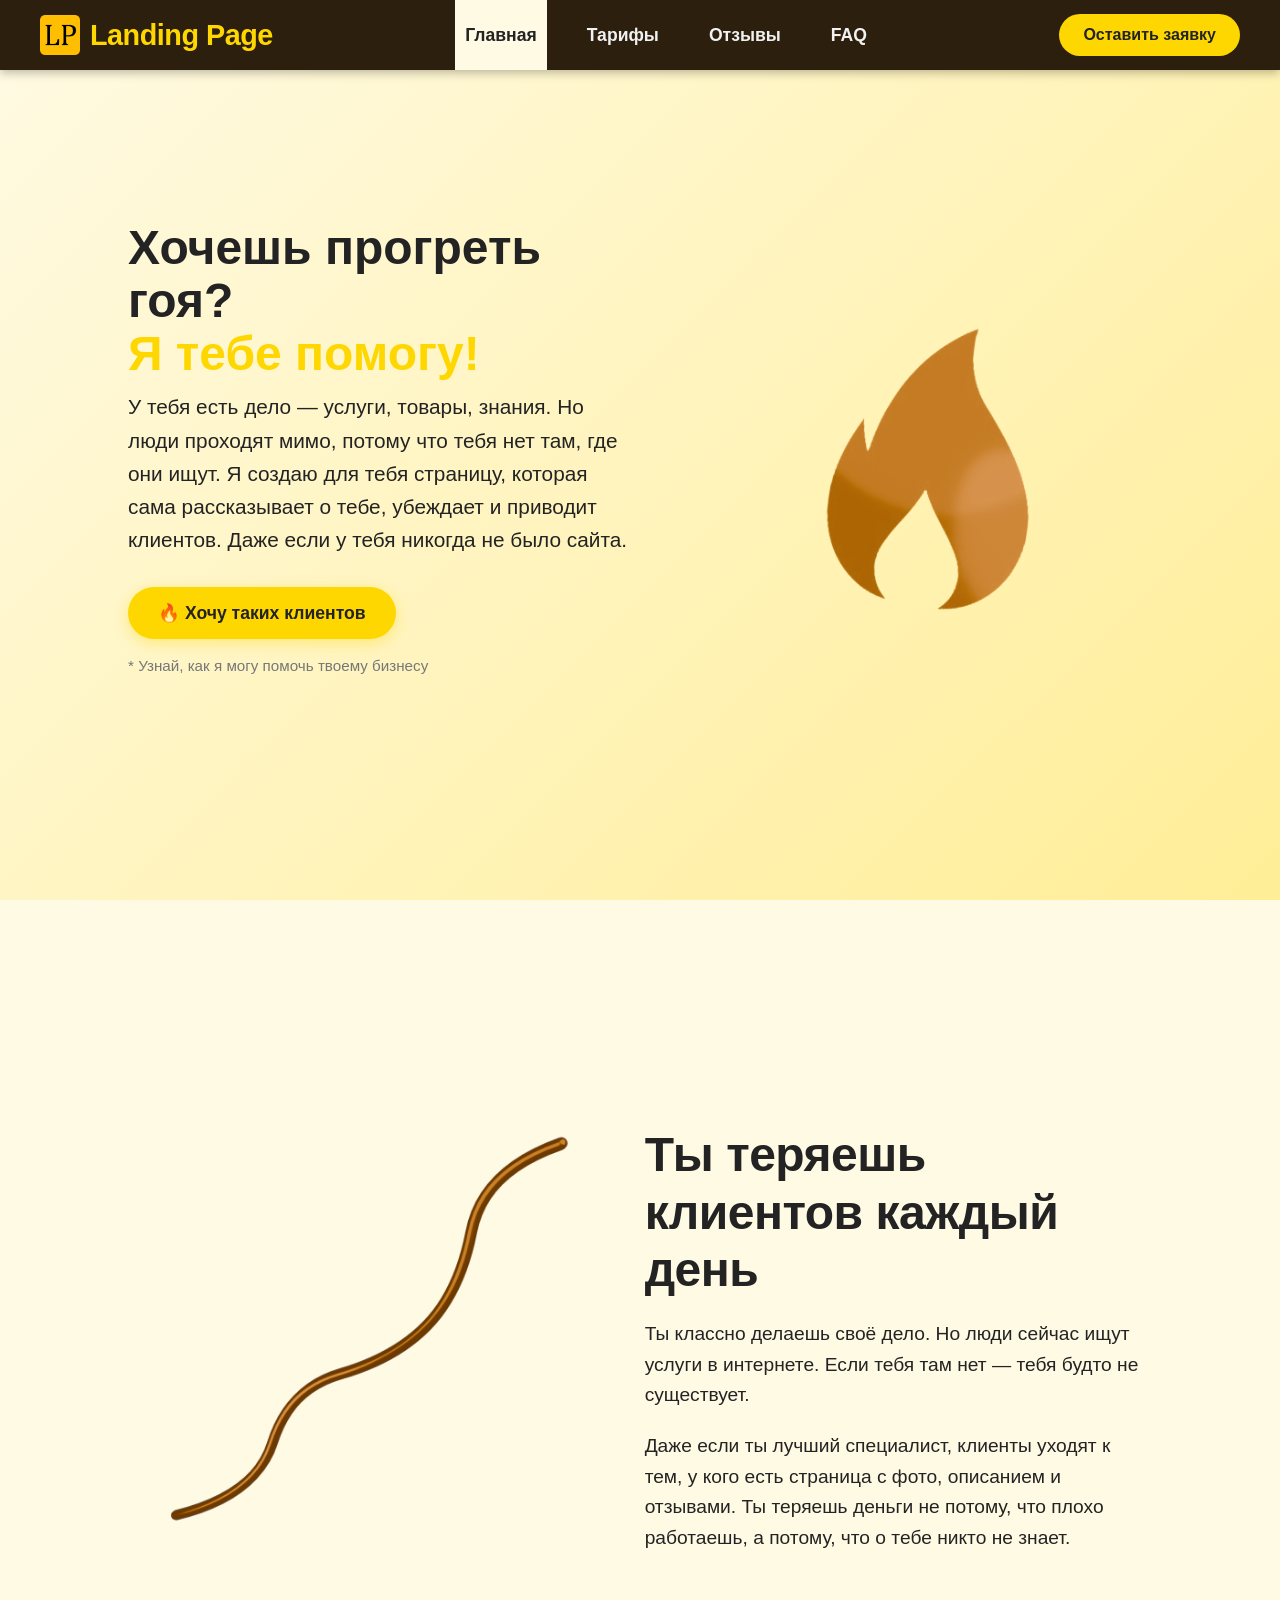
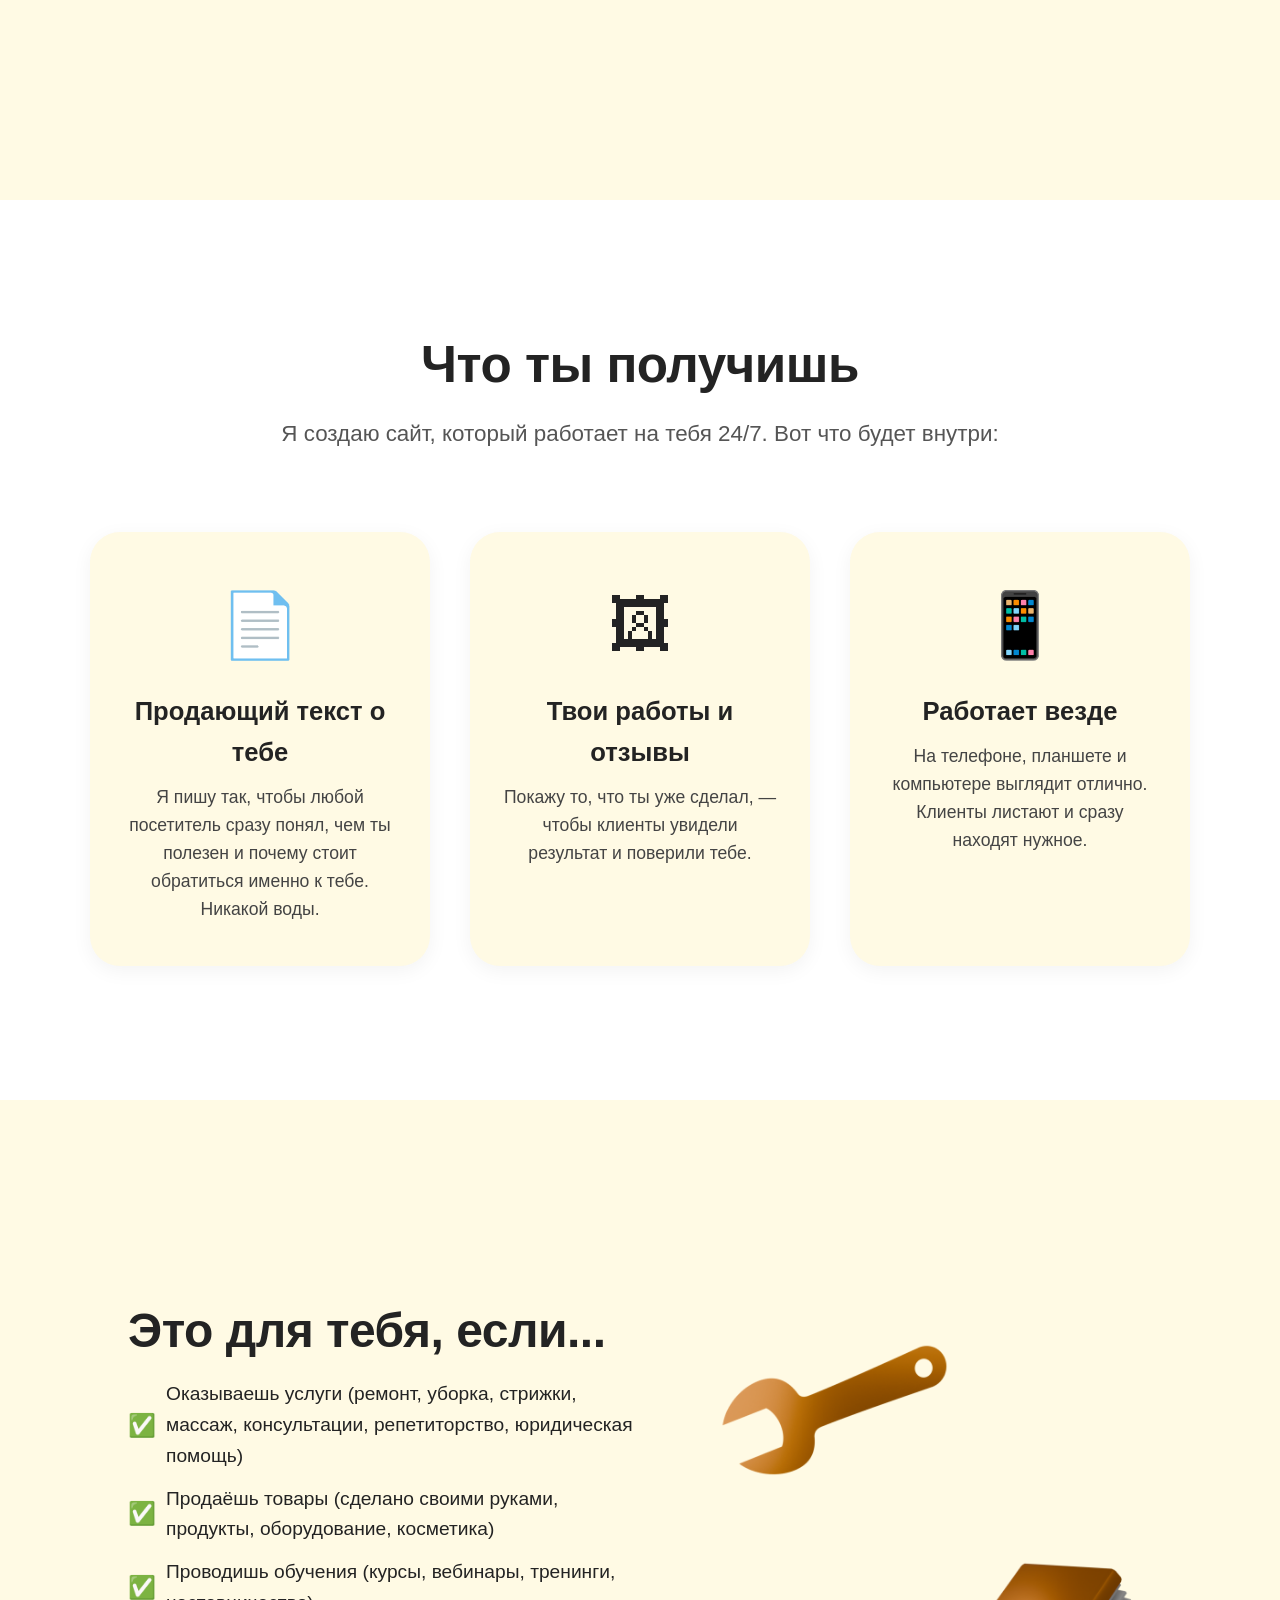
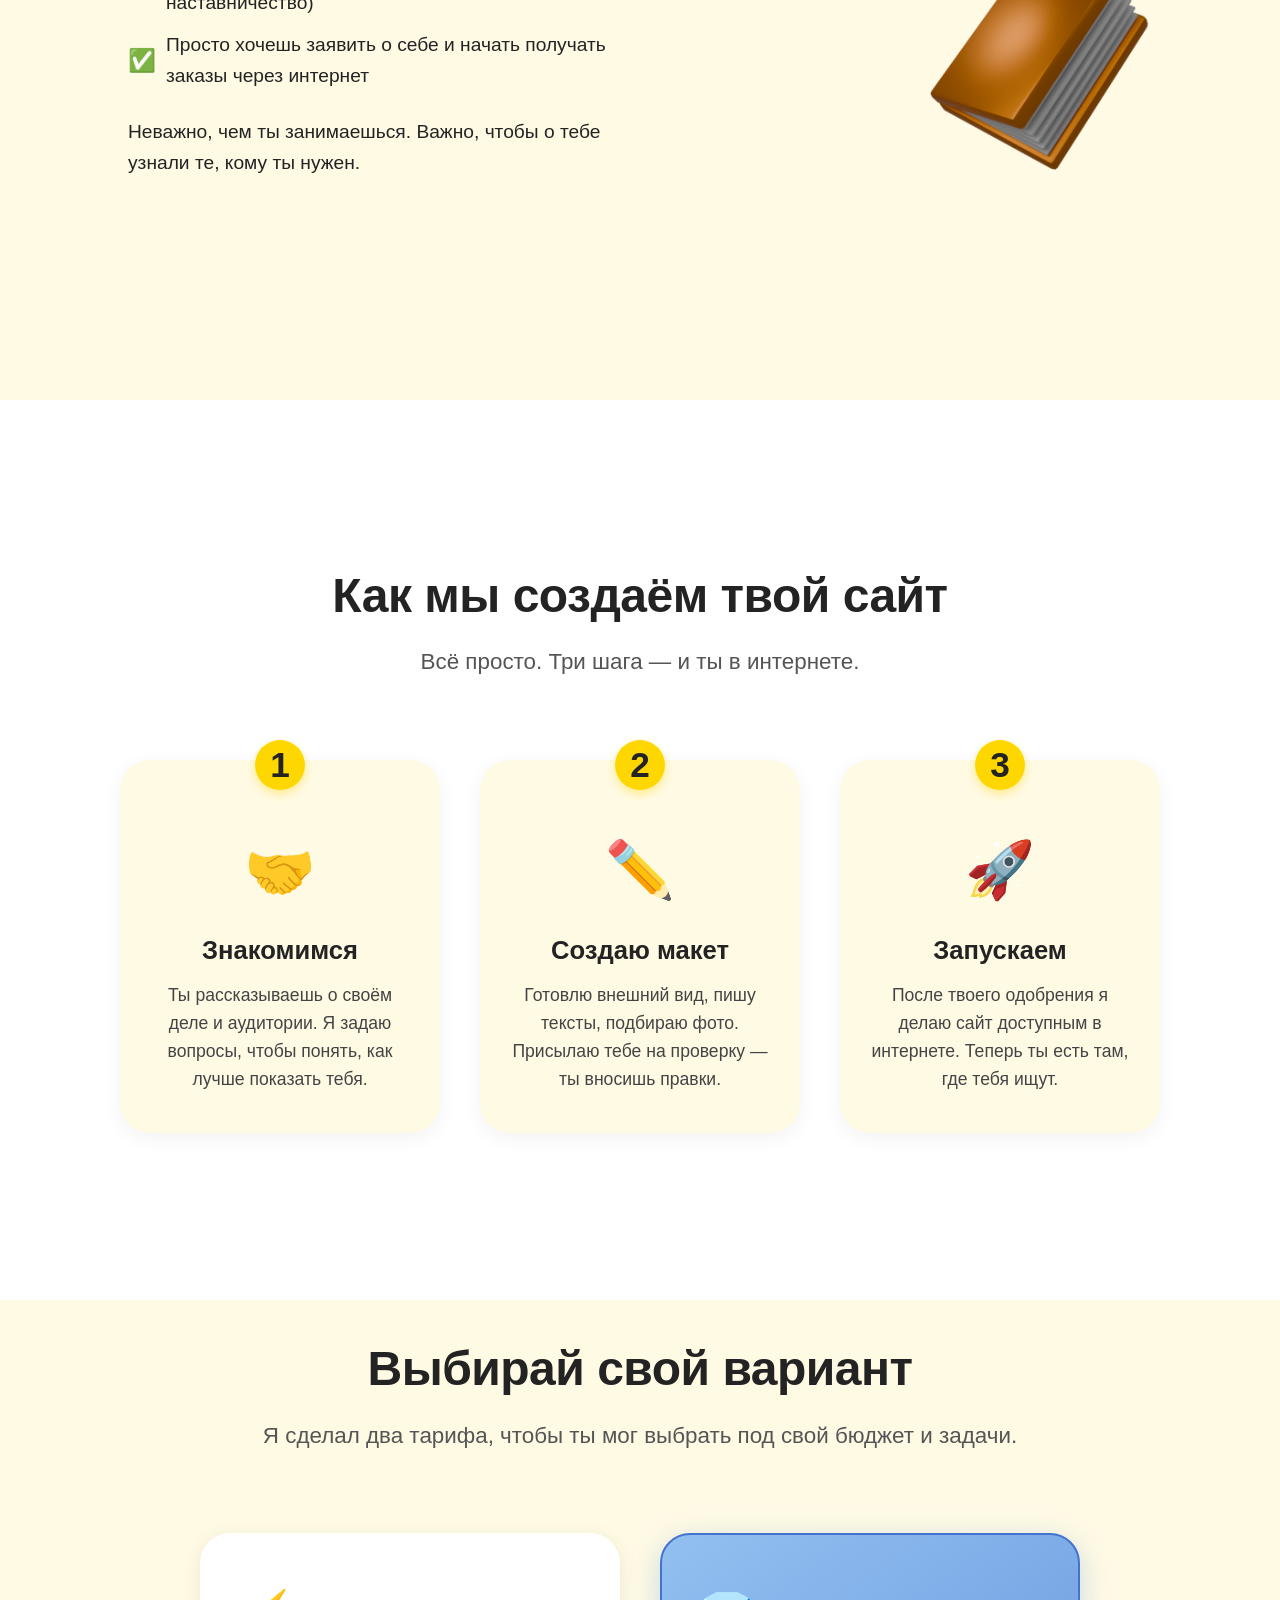
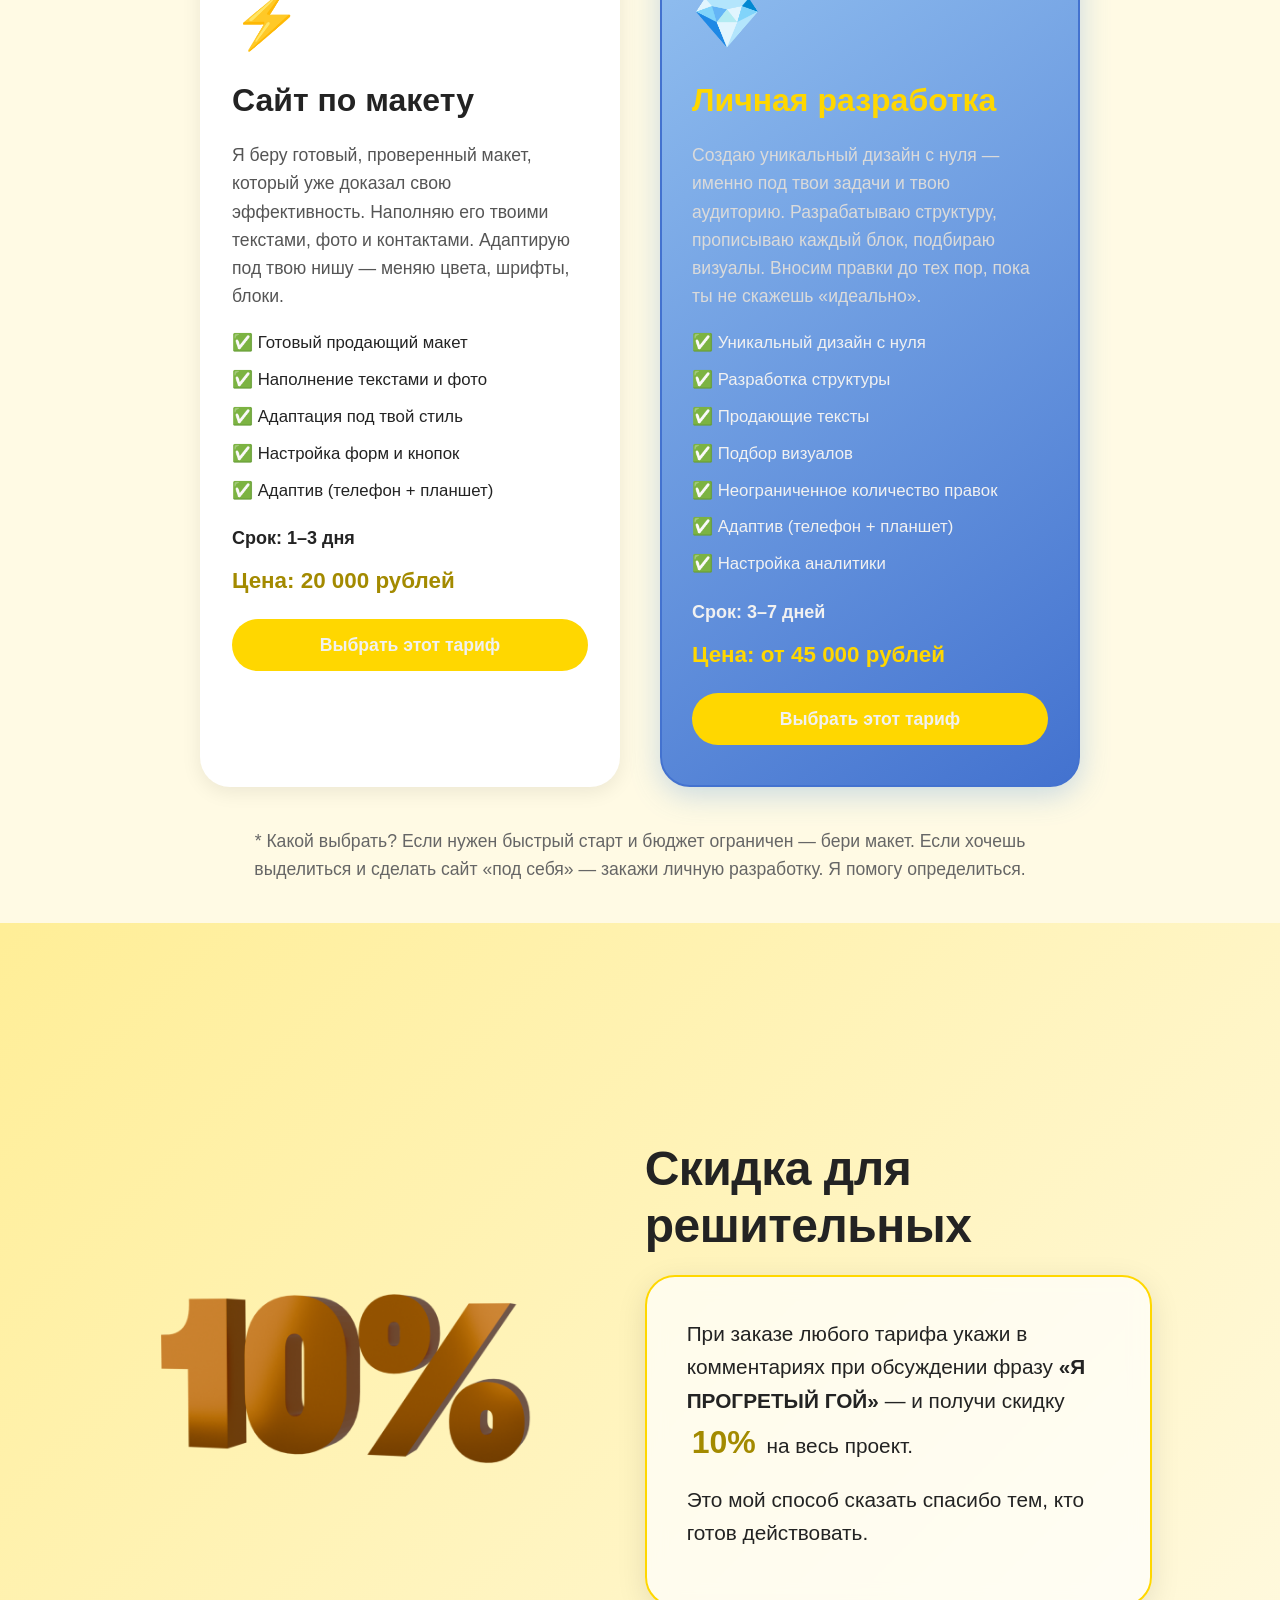
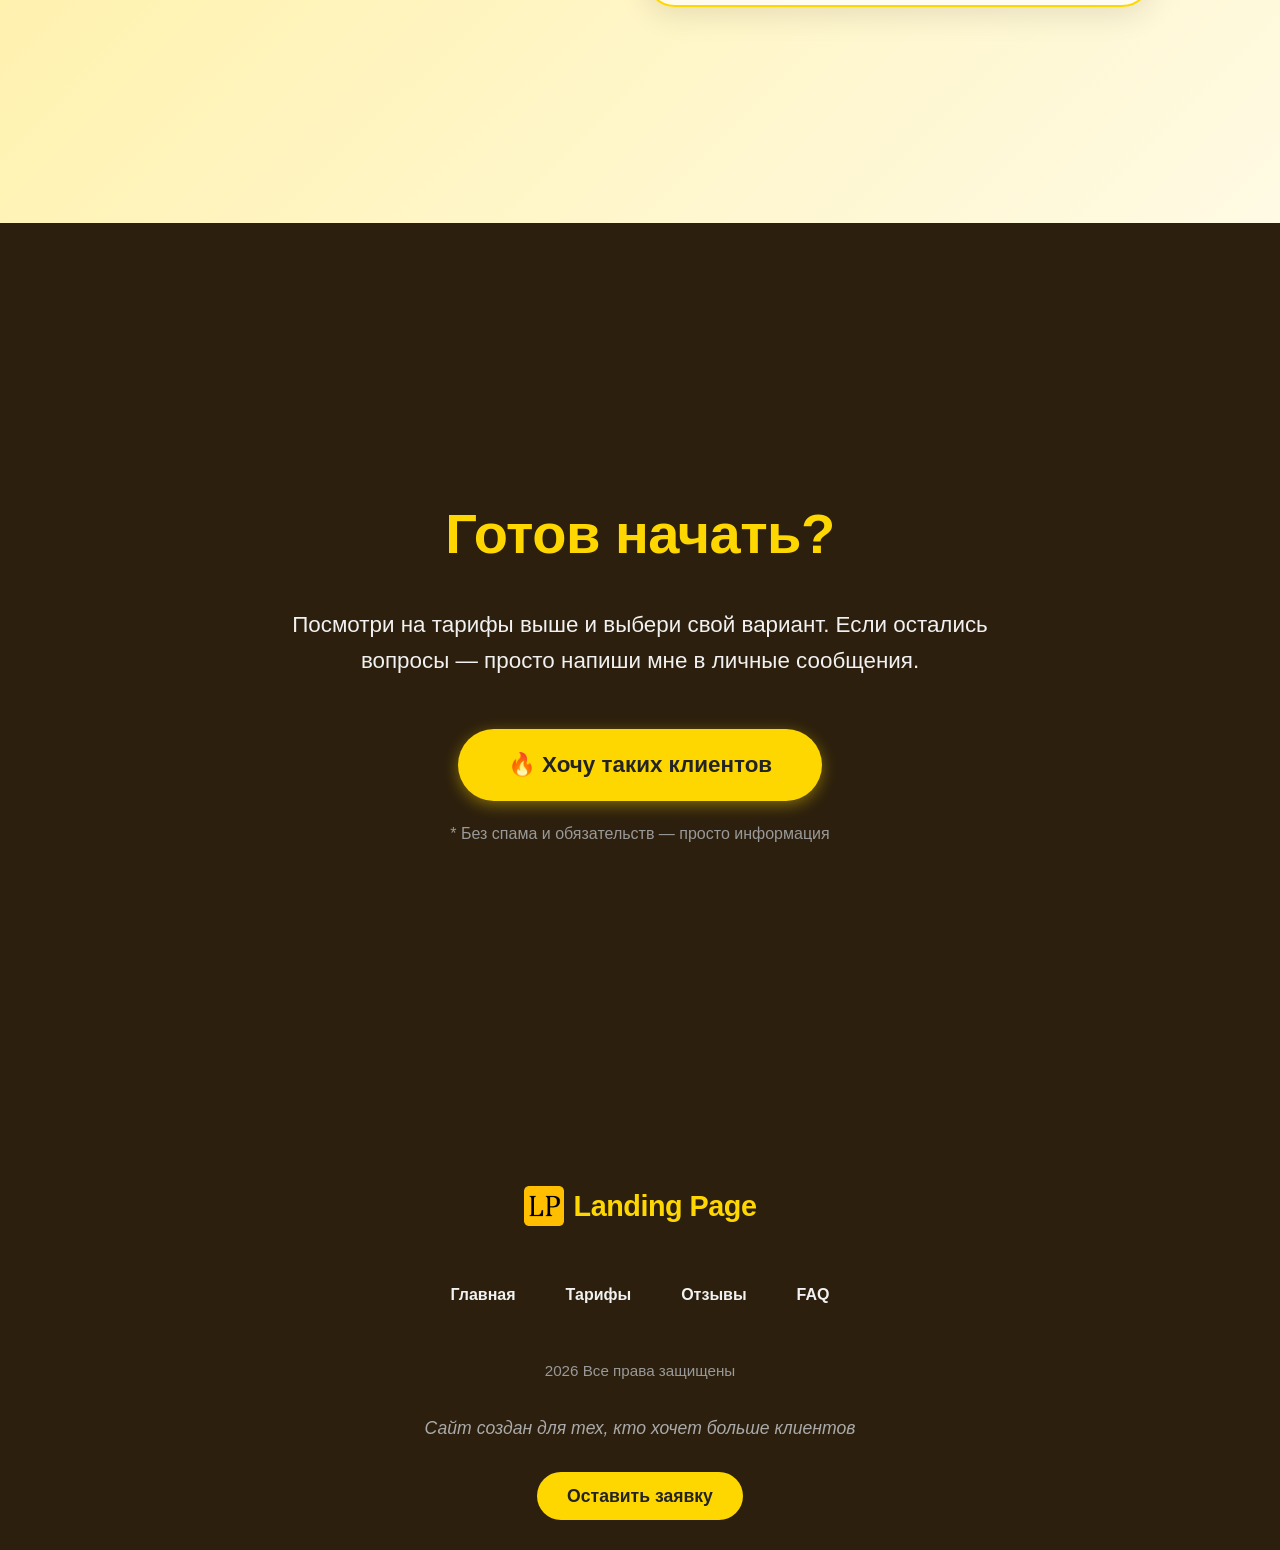
<file: index.html>
<!DOCTYPE html>
<html lang="ru">
<head>
    <meta name="yandex-verification" content="ebcd6d3cd86f662c" />
    <meta charset="UTF-8" />
    <meta name="viewport" content="width=device-width, initial-scale=1.0" />
    <title>Landing Page</title>
    <link rel="stylesheet" href="style.css">
    <!-- Здесь будут подключаться шрифты и стили -->
</head>
<body>

    <!-- ========== ШАПКА ========== -->
    <header class="header">
        <div class="header__container">
            <!-- Логотип -->
            <div class="header__logo">
                <img src="assets/logo.png" alt="Логотип Прогрев GOY" class="logo-img" />
                <span class="logo-text">Landing Page</span>
            </div>

            <!-- Навигация -->
            <nav class="header__nav">
                <ul class="nav-list">
                    <li><a href="#" class="nav-link active">Главная</a></li>
                    <li><a href="#tariffs" class="nav-link">Тарифы</a></li>
                    <li><a href="err.html" class="nav-link">Отзывы</a></li>
                    <li><a href="FAQ.html" class="nav-link">FAQ</a></li>
                </ul>
            </nav>

            <!-- Кнопка в шапке (якорь на тарифы) -->
            <a href="#tariffs" class="btn btn--header">Оставить заявку</a>
        </div>
    </header>

    <!-- ========== ОСНОВНОЕ СОДЕРЖИМОЕ ========== -->
    <main>

        <!-- БЛОК 1. ПЕРВЫЙ ЭКРАН (HERO) – картинка справа -->
        <section class="hero block block--image-right">
            <div class="block__content">
                <h1 class="hero__title">
                    Хочешь прогреть гоя?<br>
                    <span class="highlight">Я тебе помогу!</span>
                </h1>
                <p class="hero__description">
                    У тебя есть дело — услуги, товары, знания. Но люди проходят мимо, потому что тебя нет там, где они ищут. Я создаю для тебя страницу, которая сама рассказывает о тебе, убеждает и приводит клиентов. Даже если у тебя никогда не было сайта.
                </p>
                <a href="#tariffs" class="btn btn--primary">🔥 Хочу таких клиентов</a>
                <p class="hero__footnote">* Узнай, как я могу помочь твоему бизнесу</p>
            </div>
            <div class="block__image">
                <img src="assets/Gradus.png" alt="Прогрев клиентов" />
            </div>
        </section>

        <!-- БЛОК 2. БОЛЬ (ПРОБЛЕМА) – картинка слева -->
        <section class="problem block block--image-left">
            <div class="block__image">
                <img src="assets/downgr.png" alt="Потеря клиентов" />
            </div>
            <div class="block__content">
                <h2 class="block__title">Ты теряешь клиентов каждый день</h2>
                <p class="block__text">
                    Ты классно делаешь своё дело. Но люди сейчас ищут услуги в интернете. Если тебя там нет — тебя будто не существует.
                </p>
                <p class="block__text">
                    Даже если ты лучший специалист, клиенты уходят к тем, у кого есть страница с фото, описанием и отзывами. Ты теряешь деньги не потому, что плохо работаешь, а потому, что о тебе никто не знает.
                </p>
            </div>
        </section>

        <!-- БЛОК 3. ЧТО ТЫ ПОЛУЧИШЬ (ЦЕННОСТЬ) – карточек, без картинок -->
        <section class="value">
            <div class="value__header">
                <h2 class="block__title">Что ты получишь</h2>
                <p class="block__subtitle">Я создаю сайт, который работает на тебя 24/7. Вот что будет внутри:</p>
            </div>
            <div class="value__cards">
                <article class="value-card">
                    <div class="value-card__icon">📄</div>
                    <h3 class="value-card__title">Продающий текст о тебе</h3>
                    <p class="value-card__text">Я пишу так, чтобы любой посетитель сразу понял, чем ты полезен и почему стоит обратиться именно к тебе. Никакой воды.</p>
                </article>
                <article class="value-card">
                    <div class="value-card__icon">🖼</div>
                    <h3 class="value-card__title">Твои работы и отзывы</h3>
                    <p class="value-card__text">Покажу то, что ты уже сделал, — чтобы клиенты увидели результат и поверили тебе.</p>
                </article>
                <article class="value-card">
                    <div class="value-card__icon">📱</div>
                    <h3 class="value-card__title">Работает везде</h3>
                    <p class="value-card__text">На телефоне, планшете и компьютере выглядит отлично. Клиенты листают и сразу находят нужное.</p>
                </article>
            </div>
        </section>

        <!-- БЛОК 4. КОМУ ПОДХОДИТ – картинка справа -->
        <section class="audience block block--image-right">
            <div class="block__content">
                <h2 class="block__title">Это для тебя, если...</h2>
                <ul class="audience__list">
                    <li> Оказываешь услуги (ремонт, уборка, стрижки, массаж, консультации, репетиторство, юридическая помощь)</li>
                    <li> Продаёшь товары (сделано своими руками, продукты, оборудование, косметика)</li>
                    <li> Проводишь обучения (курсы, вебинары, тренинги, наставничество)</li>
                    <li> Просто хочешь заявить о себе и начать получать заказы через интернет</li>
                </ul>
                <p class="block__text">Неважно, чем ты занимаешься. Важно, чтобы о тебе узнали те, кому ты нужен.</p>
            </div>
            <div class="block__image">
                <img src="assets/tools.png" alt="Разные профессии" />
            </div>
        </section>

        <!-- БЛОК 5. КАК Я ЭТО ДЕЛАЮ (ПРОЦЕСС) – без большой картинки, только иконки -->
        <section class="process">
            <div class="process__header">
                <h2 class="block__title">Как мы создаём твой сайт</h2>
                <p class="block__subtitle">Всё просто. Три шага — и ты в интернете.</p>
            </div>
            <div class="process__steps">
                <article class="step">
                    <div class="step__number">1</div>
                    <div class="step__icon">🤝</div>
                    <h3 class="step__title">Знакомимся</h3>
                    <p class="step__text">Ты рассказываешь о своём деле и аудитории. Я задаю вопросы, чтобы понять, как лучше показать тебя.</p>
                </article>
                <article class="step">
                    <div class="step__number">2</div>
                    <div class="step__icon">✏️</div>
                    <h3 class="step__title">Создаю макет</h3>
                    <p class="step__text">Готовлю внешний вид, пишу тексты, подбираю фото. Присылаю тебе на проверку — ты вносишь правки.</p>
                </article>
                <article class="step">
                    <div class="step__number">3</div>
                    <div class="step__icon">🚀</div>
                    <h3 class="step__title">Запускаем</h3>
                    <p class="step__text">После твоего одобрения я делаю сайт доступным в интернете. Теперь ты есть там, где тебя ищут.</p>
                </article>
            </div>
        </section>

        <!-- БЛОК 6. ДВА ТАРИФА – содержит карточки, без больших картинок -->
        <section class="tariffs" id="tariffs">
            <div class="tariffs__header">
                <h2 class="block__title">Выбирай свой вариант</h2>
                <p class="block__subtitle">Я сделал два тарифа, чтобы ты мог выбрать под свой бюджет и задачи.</p>
            </div>
            <div class="tariffs__cards">
                <!-- Тариф 1 -->
                <article class="tariff-card">
                    <div class="tariff-card__icon">⚡</div>
                    <h3 class="tariff-card__title">Сайт по макету</h3>
                    <p class="tariff-card__description">Я беру готовый, проверенный макет, который уже доказал свою эффективность. Наполняю его твоими текстами, фото и контактами. Адаптирую под твою нишу — меняю цвета, шрифты, блоки.</p>
                    <ul class="tariff-card__features">
                        <li>✅ Готовый продающий макет</li>
                        <li>✅ Наполнение текстами и фото</li>
                        <li>✅ Адаптация под твой стиль</li>
                        <li>✅ Настройка форм и кнопок</li>
                        <li>✅ Адаптив (телефон + планшет)</li>
                    </ul>
                    <p class="tariff-card__duration">Срок: 1–3 дня</p>
                    <p class="tariff-card__price">Цена: 20 000 рублей</p>
                    <a href="https://telegram.me/tvoy_razrab" class="btn btn--secondary">Выбрать этот тариф</a>
                </article>

                <!-- Тариф 2 -->
                <article class="tariff-card tariff-card--premium">
                    <div class="tariff-card__icon">💎</div>
                    <h3 class="tariff-card__title">Личная разработка</h3>
                    <p class="tariff-card__description">Создаю уникальный дизайн с нуля — именно под твои задачи и твою аудиторию. Разрабатываю структуру, прописываю каждый блок, подбираю визуалы. Вносим правки до тех пор, пока ты не скажешь «идеально».</p>
                    <ul class="tariff-card__features">
                        <li>✅ Уникальный дизайн с нуля</li>
                        <li>✅ Разработка структуры</li>
                        <li>✅ Продающие тексты</li>
                        <li>✅ Подбор визуалов</li>
                        <li>✅ Неограниченное количество правок</li>
                        <li>✅ Адаптив (телефон + планшет)</li>
                        <li>✅ Настройка аналитики</li>
                    </ul>
                    <p class="tariff-card__duration">Срок: 3–7 дней</p>
                    <p class="tariff-card__price">Цена: от 45 000 рублей</p>
                    <a href="https://telegram.me/tvoy_razrab" class="btn btn--secondary">Выбрать этот тариф</a>
                </article>
            </div>
            <p class="tariffs__footnote">* Какой выбрать? Если нужен быстрый старт и бюджет ограничен — бери макет. Если хочешь выделиться и сделать сайт «под себя» — закажи личную разработку. Я помогу определиться.</p>
        </section>

        <!-- БЛОК 7. ОФФЕР + СКИДКА – картинка слева -->
        <section class="offer block block--image-left">
            <div class="block__image">
                <img src="assets/10.png" alt="Скидка 10%" />
            </div>
            <div class="block__content offer__content">
                <h2 class="block__title">Скидка для решительных</h2>
                <div class="offer__box">
                    <p>При заказе любого тарифа укажи в комментариях при обсуждении фразу <strong>«Я ПРОГРЕТЫЙ ГОЙ»</strong> — и получи скидку <span class="offer__percent">10%</span> на весь проект.</p>
                    <p>Это мой способ сказать спасибо тем, кто готов действовать.</p>
                </div>
            </div>
        </section>

        <!-- БЛОК 8. ФИНАЛЬНЫЙ ПРИЗЫВ (CTA) – без большой картинки -->
        <section class="cta">
            <h2 class="block__title">Готов начать?</h2>
            <p class="block__subtitle">Посмотри на тарифы выше и выбери свой вариант. Если остались вопросы — просто напиши мне в личные сообщения.</p>
            <a href="#tariffs" class="btn btn--primary btn--large">🔥 Хочу таких клиентов</a>
            <p class="cta__footnote">* Без спама и обязательств — просто информация</p>
        </section>

    </main>

    <!-- ========== ПОДВАЛ ========== -->
    <footer class="footer">
        <div class="footer__container">
            <div class="footer__logo">
                <img src="assets/logo.png" alt="Логотип Прогрев GOY" class="logo-img" />
                <span class="logo-text">Landing Page</span>
            </div>

            <nav class="footer__nav">
                <ul class="nav-list">
                    <li><a href="#" class="nav-link">Главная</a></li>
                    <li><a href="#tariffs" class="nav-link">Тарифы</a></li>
                    <li><a href="err.html" class="nav-link">Отзывы</a></li>
                    <li><a href="FAQ.html" class="nav-link">FAQ</a></li>
                </ul>
            </nav>

            <div class="footer__legal">
                <p>2026 Все права защищены</p>
            </div>

            <p class="footer__slogan">Сайт создан для тех, кто хочет больше клиентов</p>

            <a href="#tariffs" class="btn btn--footer">Оставить заявку</a>
        </div>
    </footer>

</body>
</html>
</file>
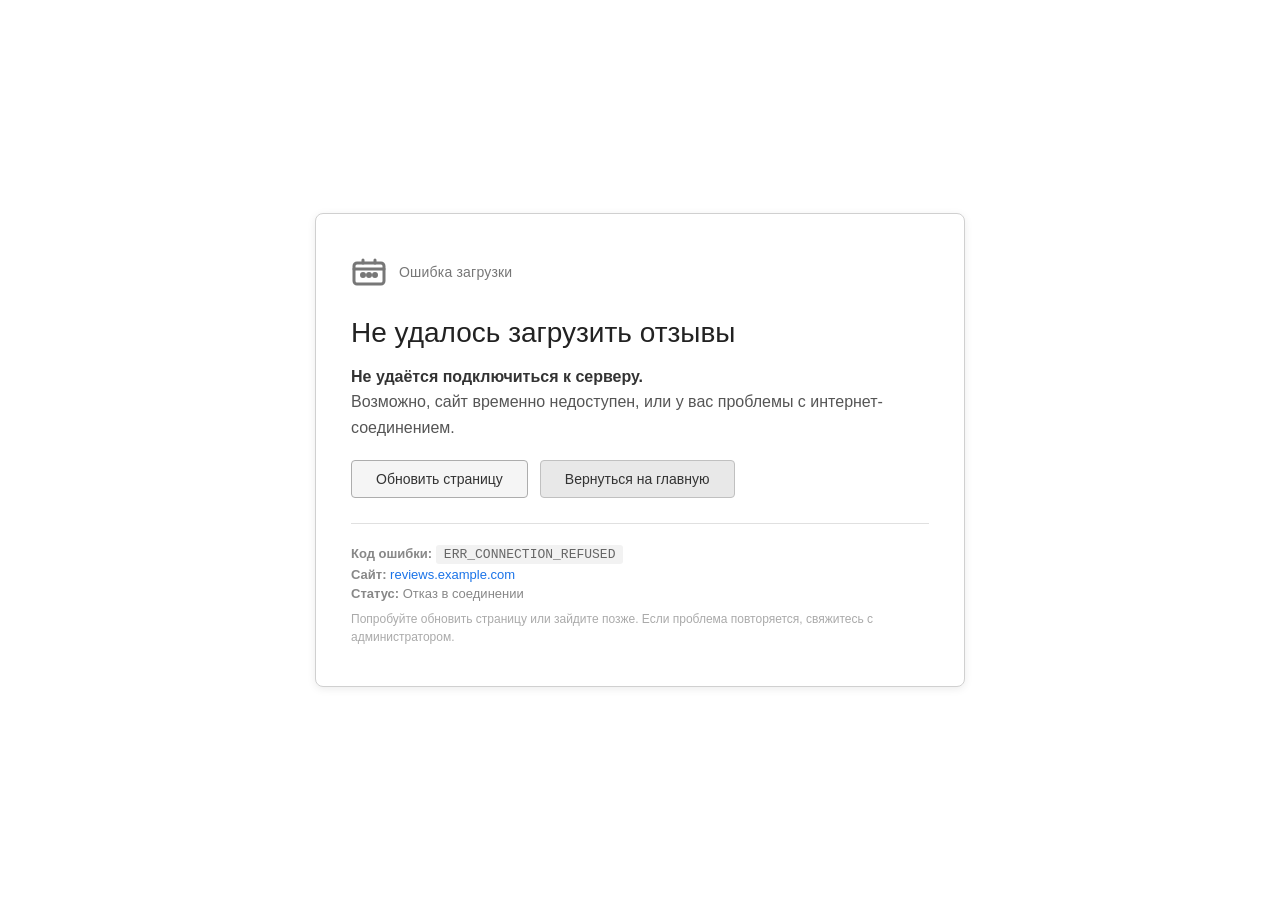
<file: err.html>
<!DOCTYPE html>
<html lang="ru">
<head>
    <meta charset="UTF-8">
    <meta name="viewport" content="width=device-width, initial-scale=1.0">
    <title>Не удаётся подключиться к сайту</title>
    <style>
        /* Минимальный сброс */
        * {
            margin: 0;
            padding: 0;
            box-sizing: border-box;
        }

        body {
            font-family: 'Segoe UI', Tahoma, Arial, sans-serif;
            background: #ffffff;
            color: #333333;
            display: flex;
            justify-content: center;
            align-items: center;
            min-height: 100vh;
            margin: 0;
            padding: 20px;
        }

        .error-container {
            max-width: 650px;
            width: 100%;
            background: #ffffff;
            border: 1px solid #d0d0d0;
            border-radius: 8px;
            padding: 40px 35px;
            box-shadow: 0 2px 8px rgba(0, 0, 0, 0.08);
            text-align: left;
        }

        /* Иконка */
        .error-icon {
            display: flex;
            align-items: center;
            gap: 12px;
            margin-bottom: 25px;
        }

        .error-icon svg {
            flex-shrink: 0;
        }

        .error-icon span {
            font-size: 14px;
            color: #777777;
            font-weight: 400;
            letter-spacing: 0.2px;
        }

        /* Заголовок */
        .error-title {
            font-size: 28px;
            font-weight: 400;
            color: #222222;
            margin-bottom: 12px;
            line-height: 1.3;
        }

        /* Текст ошибки */
        .error-message {
            font-size: 16px;
            color: #555555;
            line-height: 1.6;
            margin-bottom: 20px;
        }

        .error-message strong {
            font-weight: 600;
            color: #333333;
        }

        /* Кнопки */
        .error-actions {
            display: flex;
            gap: 12px;
            flex-wrap: wrap;
            margin-top: 5px;
        }

        .error-btn {
            background: #e8e8e8;
            border: 1px solid #c0c0c0;
            border-radius: 4px;
            padding: 10px 24px;
            font-size: 14px;
            font-weight: 500;
            color: #333333;
            cursor: pointer;
            transition: background 0.2s;
            text-decoration: none;
            display: inline-block;
        }

        .error-btn:hover {
            background: #d5d5d5;
        }

        .error-btn-primary {
            background: #f5f5f5;
            border-color: #adadad;
        }

        .error-btn-primary:hover {
            background: #e5e5e5;
        }

        /* Детали ошибки */
        .error-details {
            margin-top: 25px;
            padding-top: 20px;
            border-top: 1px solid #e0e0e0;
            font-size: 13px;
            color: #888888;
            line-height: 1.5;
        }

        .error-details code {
            background: #f2f2f2;
            padding: 2px 8px;
            border-radius: 3px;
            font-family: 'Courier New', monospace;
            font-size: 13px;
            color: #666;
        }

        .error-link {
            color: #1a73e8;
            text-decoration: none;
        }

        .error-link:hover {
            text-decoration: underline;
        }
    </style>
</head>
<body>

    <div class="error-container">

        <!-- Иконка + статус -->
        <div class="error-icon">
            <svg width="36" height="36" viewBox="0 0 24 24" fill="none" stroke="#777777" stroke-width="2" stroke-linecap="round" stroke-linejoin="round">
                <rect x="2" y="6" width="20" height="14" rx="2" />
                <path d="M8 4v2" />
                <path d="M16 4v2" />
                <path d="M2 10h20" />
                <circle cx="12" cy="14" r="1" />
                <circle cx="8" cy="14" r="1" />
                <circle cx="16" cy="14" r="1" />
            </svg>
            <span>Ошибка загрузки</span>
        </div>

        <!-- Заголовок -->
        <h1 class="error-title">Не удалось загрузить отзывы</h1>

        <!-- Основное сообщение -->
        <p class="error-message">
            <strong>Не удаётся подключиться к серверу.</strong><br>
            Возможно, сайт временно недоступен, или у вас проблемы с интернет-соединением.
        </p>

        <!-- Кнопки -->
        <div class="error-actions">
            <button class="error-btn error-btn-primary" onclick="location.reload()">Обновить страницу</button>
            <a href="index.html" class="error-btn">Вернуться на главную</a>
        </div>

        <!-- Детали -->
        <div class="error-details">
            <p>
                <strong>Код ошибки:</strong> <code>ERR_CONNECTION_REFUSED</code><br>
                <strong>Сайт:</strong> <span class="error-link" onclick="alert('Попробуйте позже')">reviews.example.com</span><br>
                <strong>Статус:</strong> Отказ в соединении
            </p>
            <p style="margin-top: 6px; color: #aaaaaa; font-size: 12px;">
                Попробуйте обновить страницу или зайдите позже. Если проблема повторяется, свяжитесь с администратором.
            </p>
        </div>

    </div>

</body>
</html>
</file>
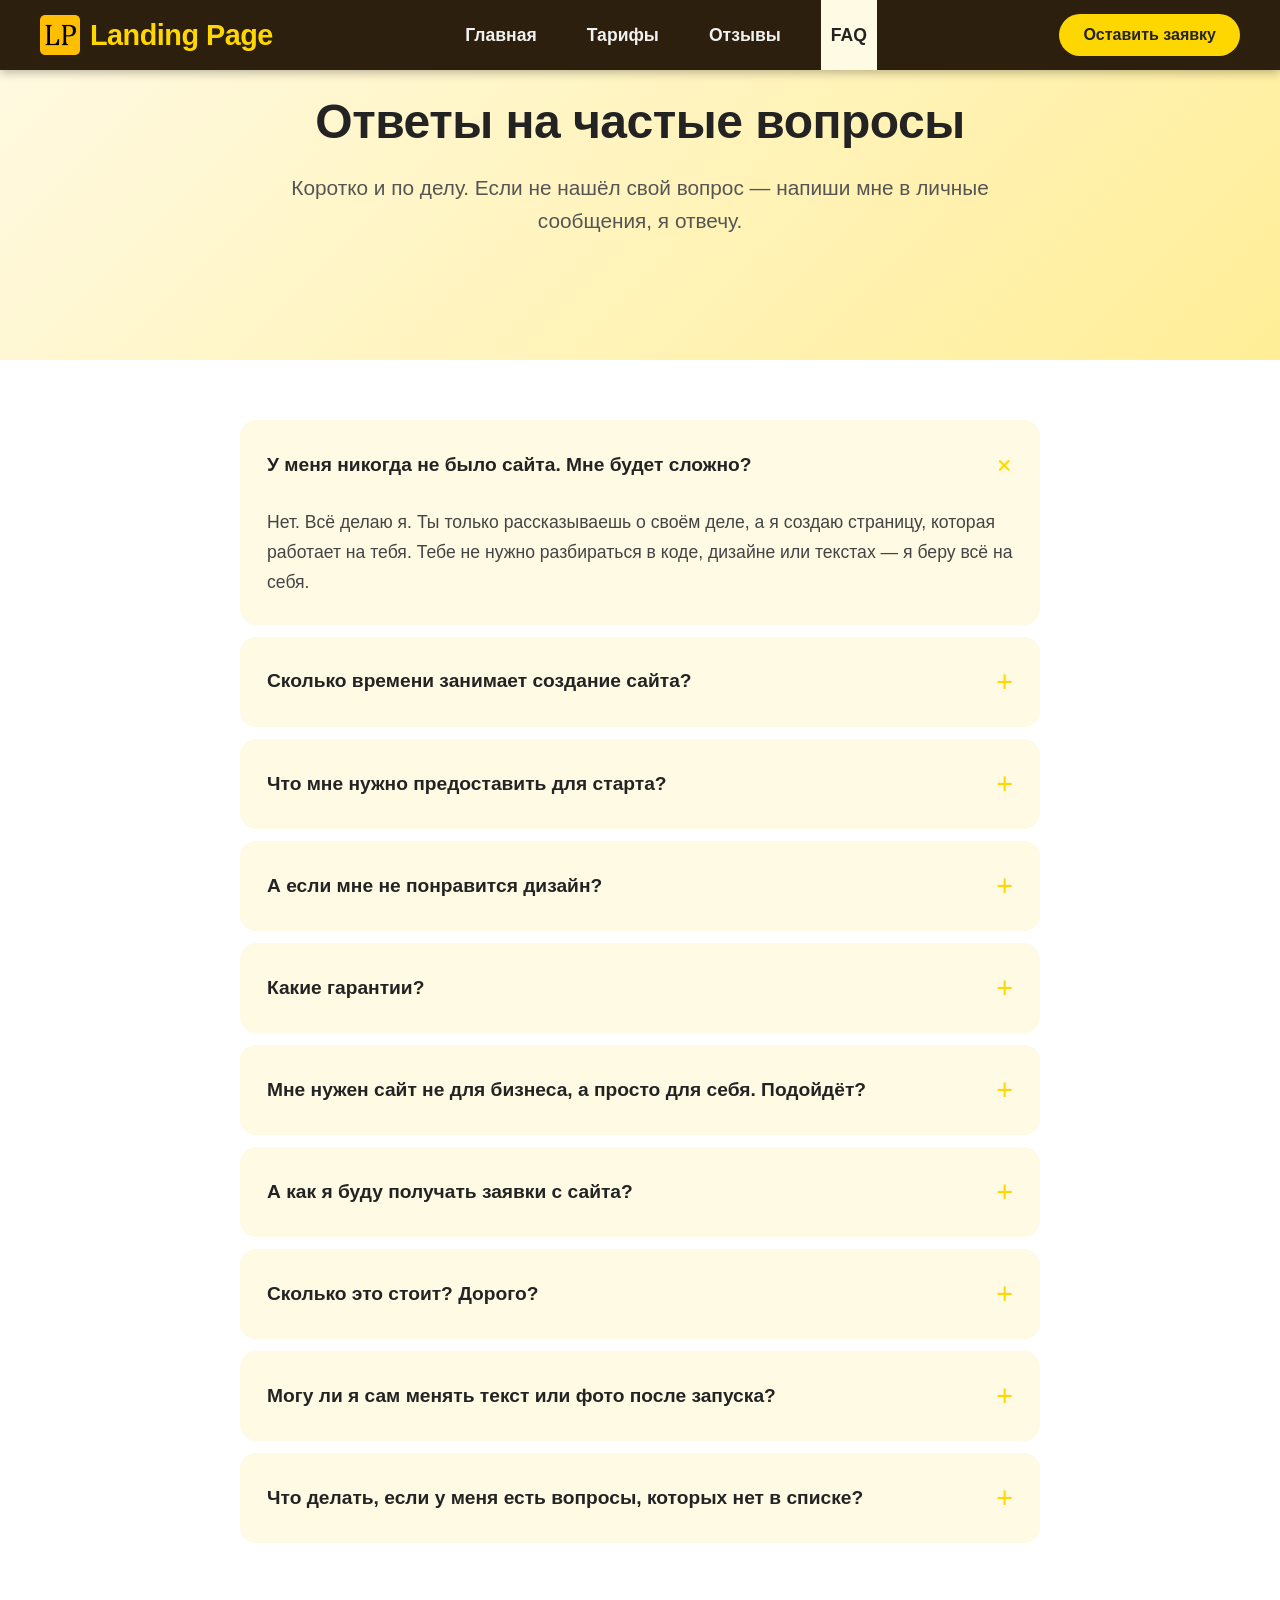
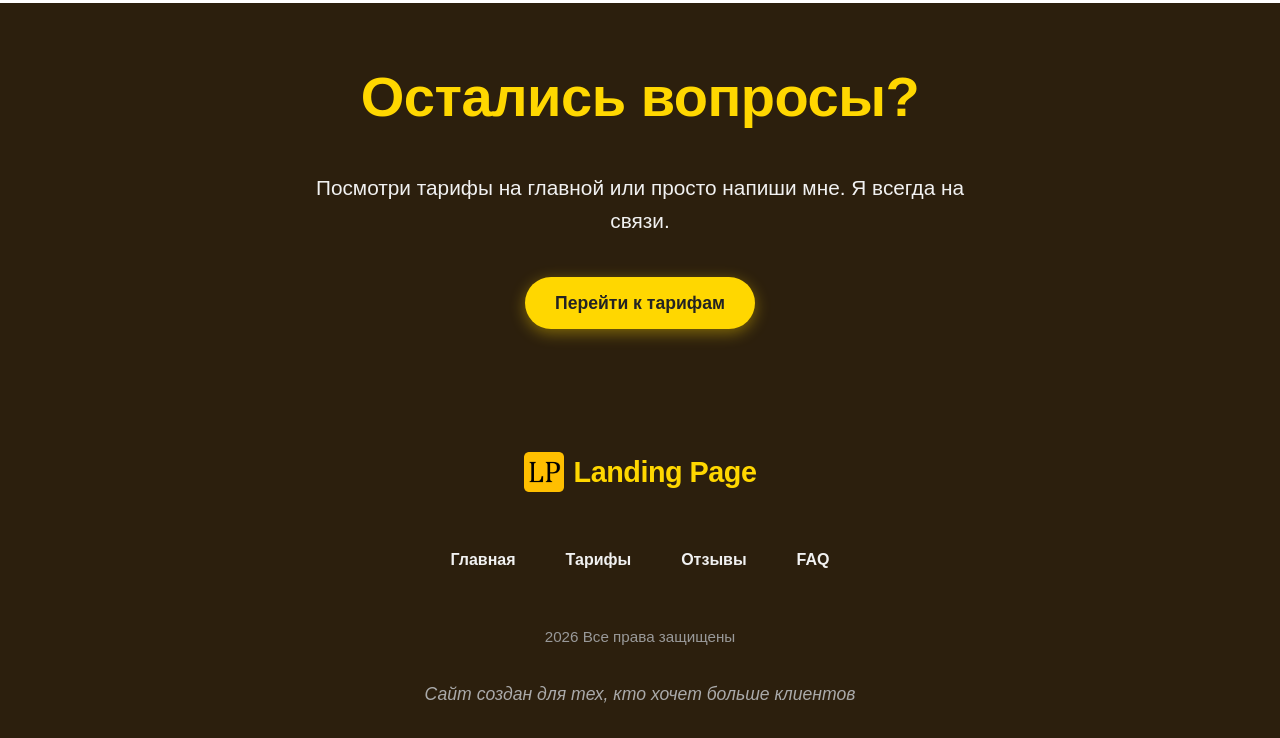
<file: FAQ.html>
<!DOCTYPE html>
<html lang="ru">
<head>
    <meta charset="UTF-8" />
    <meta name="viewport" content="width=device-width, initial-scale=1.0" />
    <title>FAQ — Ответы на частые вопросы</title>
    <link rel="stylesheet" href="style.css">
    <!-- Подключаем шрифты и общий CSS -->
</head>
<body>

    <!-- ========== ШАПКА (идентична главной) ========== -->
    <header class="header">
        <div class="header__container">
            <div class="header__logo">
                <img src="assets/logo.png" alt="Логотип" class="logo-img" />
                <span class="logo-text">Landing Page</span>
            </div>
            <nav class="header__nav">
                <ul class="nav-list">
                    <li><a href="index.html" class="nav-link">Главная</a></li>
                    <li><a href="index.html#tariffs" class="nav-link">Тарифы</a></li>
                    <li><a href="err.html" class="nav-link">Отзывы</a></li>
                    <li><a href="#" class="nav-link active">FAQ</a></li>
                </ul>
            </nav>
            <a href="index.html#tariffs" class="btn btn--header">Оставить заявку</a>
        </div>
    </header>

    <!-- ========== ОСНОВНОЕ СОДЕРЖИМОЕ ========== -->
    <main>

        <!-- БЛОК 1. ЗАГОЛОВОК СТРАНИЦЫ (без картинки) -->
        <section class="block block--centered" style="min-height: 40vh; background: linear-gradient(135deg, var(--bg-light) 0%, var(--yellow-light2) 100%);">
            <div class="block__content" style="text-align: center; max-width: 800px; margin: 0 auto;">
                <h1 class="block__title">Ответы на частые вопросы</h1>
                <p class="block__subtitle" style="font-size: 1.3rem; color: #555;">
                    Коротко и по делу. Если не нашёл свой вопрос — напиши мне в личные сообщения, я отвечу.
                </p>
            </div>
        </section>

        <!-- БЛОК 2. СПИСОК ВОПРОСОВ-ОТВЕТОВ (аккордеон) -->
        <section class="block" style="background-color: #fff; min-height: auto; padding: 60px 20px;">
            <div class="block__content" style="max-width: 800px; margin: 0 auto; width: 100%;">
                <div class="faq-list">
                    <!-- Вопрос 1 -->
                    <details class="faq-item" open>
                        <summary class="faq-item__question">У меня никогда не было сайта. Мне будет сложно?</summary>
                        <div class="faq-item__answer">
                            <p>Нет. Всё делаю я. Ты только рассказываешь о своём деле, а я создаю страницу, которая работает на тебя. Тебе не нужно разбираться в коде, дизайне или текстах — я беру всё на себя.</p>
                        </div>
                    </details>

                    <!-- Вопрос 2 -->
                    <details class="faq-item">
                        <summary class="faq-item__question">Сколько времени занимает создание сайта?</summary>
                        <div class="faq-item__answer">
                            <p>Всё зависит от тарифа:</p>
                            <ul>
                                <li><strong>«Сайт по макету»</strong> — 3–5 дней.</li>
                                <li><strong>«Личная разработка»</strong> — 7–10 дней.</li>
                            </ul>
                            <p>Сроки считаются с момента, когда мы утвердили задачу и ты прислал все материалы (тексты, фото, логотип).</p>
                        </div>
                    </details>

                    <!-- Вопрос 3 -->
                    <details class="faq-item">
                        <summary class="faq-item__question">Что мне нужно предоставить для старта?</summary>
                        <div class="faq-item__answer">
                            <p>Минимальный набор:</p>
                            <ul>
                                <li>Твои контакты (на которые будут приходить заявки — email или телефон).</li>
                                <li>Несколько фото (твои работы, товары или твой портрет).</li>
                                <li>Основная информация о том, что ты предлагаешь.</li>
                            </ul>
                            <p>Всё остальное я додумываю и дописываю сам. Если чего-то нет — помогу подобрать или создать.</p>
                        </div>
                    </details>

                    <!-- Вопрос 4 -->
                    <details class="faq-item">
                        <summary class="faq-item__question">А если мне не понравится дизайн?</summary>
                        <div class="faq-item__answer">
                            <p>В тарифе <strong>«Личная разработка»</strong> — неограниченное количество правок до тех пор, пока ты не скажешь «идеально».</p>
                            <p>В тарифе <strong>«Сайт по макету»</strong> — я адаптирую готовый макет под твой стиль: меняю цвета, шрифты, блоки. Если нужно больше изменений — всегда можно перейти на личную разработку.</p>
                        </div>
                    </details>

                    <!-- Вопрос 5 -->
                    <details class="faq-item">
                        <summary class="faq-item__question">Какие гарантии?</summary>
                        <div class="faq-item__answer">
                            <p>Я работаю на совесть. Если после запуска сайт не приносит клиентов — я дорабатываю его бесплатно до результата. Мне важно, чтобы ты был доволен и получал заявки.</p>
                        </div>
                    </details>

                    <!-- Вопрос 6 -->
                    <details class="faq-item">
                        <summary class="faq-item__question">Мне нужен сайт не для бизнеса, а просто для себя. Подойдёт?</summary>
                        <div class="faq-item__answer">
                            <p>Да. Это может быть личная страница-портфолио, страница с твоими услугами, или просто красивая визитка в интернете. Я делаю сайты для любых целей.</p>
                        </div>
                    </details>

                    <!-- Вопрос 7 -->
                    <details class="faq-item">
                        <summary class="faq-item__question">А как я буду получать заявки с сайта?</summary>
                        <div class="faq-item__answer">
                            <p>Я настраиваю формы на сайте так, чтобы заявки приходили тебе на почту или в Telegram (куда удобнее). Всё настраивается под тебя.</p>
                        </div>
                    </details>

                    <!-- Вопрос 8 -->
                    <details class="faq-item">
                        <summary class="faq-item__question">Сколько это стоит? Дорого?</summary>
                        <div class="faq-item__answer">
                            <p>Цена зависит от выбранного тарифа:</p>
                            <ul>
                                <li><strong>«Сайт по макету»</strong> — фиксированная, доступная цена.</li>
                                <li><strong>«Личная разработка»</strong> — обсуждается индивидуально.</li>
                            </ul>
                            <p>Стоимость одного нового клиента может окупить сайт за неделю. Это инвестиция, а не расход.</p>
                        </div>
                    </details>

                    <!-- Вопрос 9 -->
                    <details class="faq-item">
                        <summary class="faq-item__question">Могу ли я сам менять текст или фото после запуска?</summary>
                        <div class="faq-item__answer">
                            <p>Да. Я даю тебе доступ к панели управления, где ты можешь менять тексты, фото и любую информацию. Если нужна помощь — просто напиши мне.</p>
                        </div>
                    </details>

                    <!-- Вопрос 10 -->
                    <details class="faq-item">
                        <summary class="faq-item__question">Что делать, если у меня есть вопросы, которых нет в списке?</summary>
                        <div class="faq-item__answer">
                            <p>Просто напиши мне в личные сообщения — я отвечу в тот же день. Всегда на связи.</p>
                        </div>
                    </details>
                </div>
            </div>
        </section>

        <!-- БЛОК 3. ПРИЗЫВ К ДЕЙСТВИЮ (используем стили CTA с главной) -->
        <section class="cta" style="background-color: var(--bg-dark); color: var(--text-dark); text-align: center; padding: 60px 20px; min-height: auto;">
            <h2 class="block__title" style="color: var(--yellow);">Остались вопросы?</h2>
            <p class="block__subtitle" style="color: var(--text-dark); font-size: 1.3rem; max-width: 700px; margin: 0 auto 20px;">
                Посмотри тарифы на главной или просто напиши мне. Я всегда на связи.
            </p>
            <a href="index.html" class="btn btn--primary">Перейти к тарифам</a>
        </section>

    </main>

    <!-- ========== ПОДВАЛ (идентичен главной) ========== -->
    <footer class="footer">
        <div class="footer__container">
            <div class="footer__logo">
                <img src="assets/logo.png" alt="Логотип" class="logo-img" />
                <span class="logo-text">Landing Page</span>
            </div>
            <nav class="footer__nav">
                <ul class="nav-list">
                    <li><a href="index.html" class="nav-link">Главная</a></li>
                    <li><a href="index.html#tariffs" class="nav-link">Тарифы</a></li>
                    <li><a href="err.html" class="nav-link">Отзывы</a></li>
                    <li><a href="#" class="nav-link">FAQ</a></li>
                </ul>
            </nav>
            <div class="footer__legal">
                <p>2026 Все права защищены</p>
            </div>
            <p class="footer__slogan">Сайт создан для тех, кто хочет больше клиентов</p>
        </div>
    </footer>

</body>
</html>
</file>
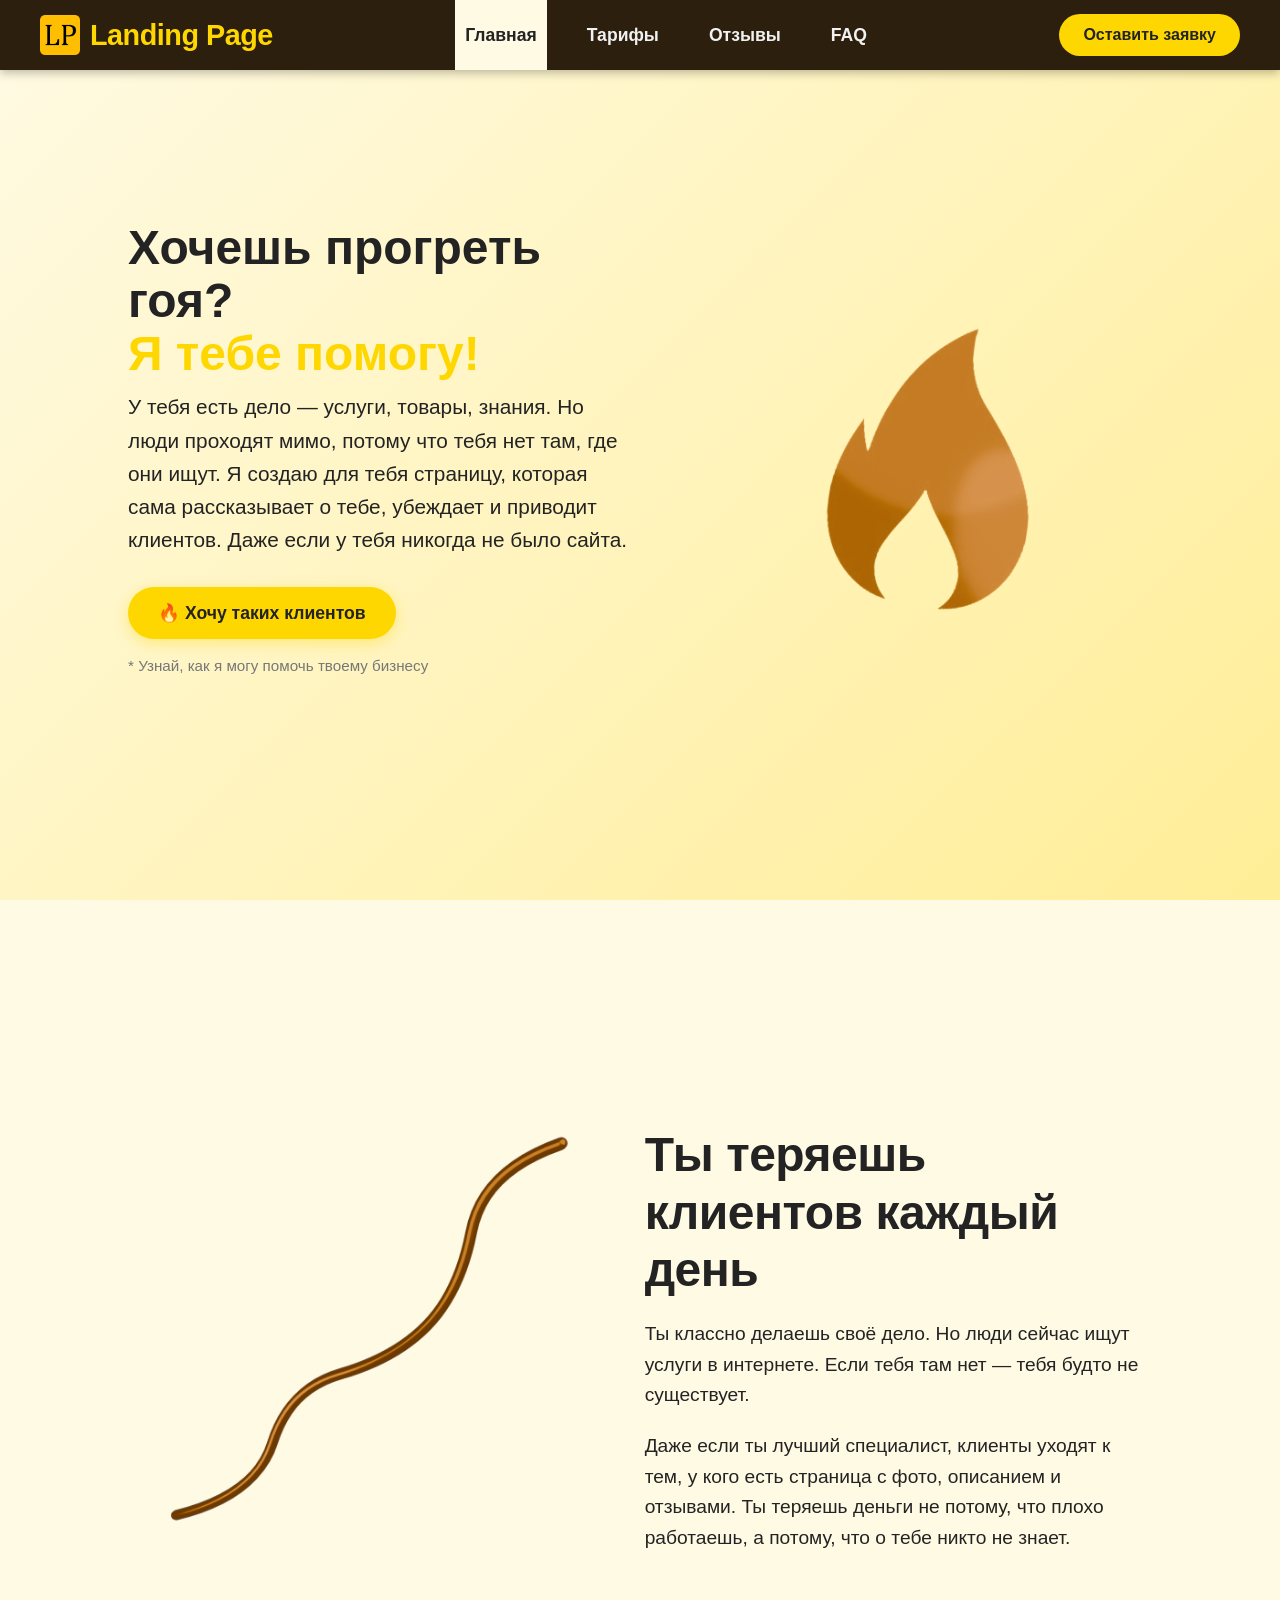
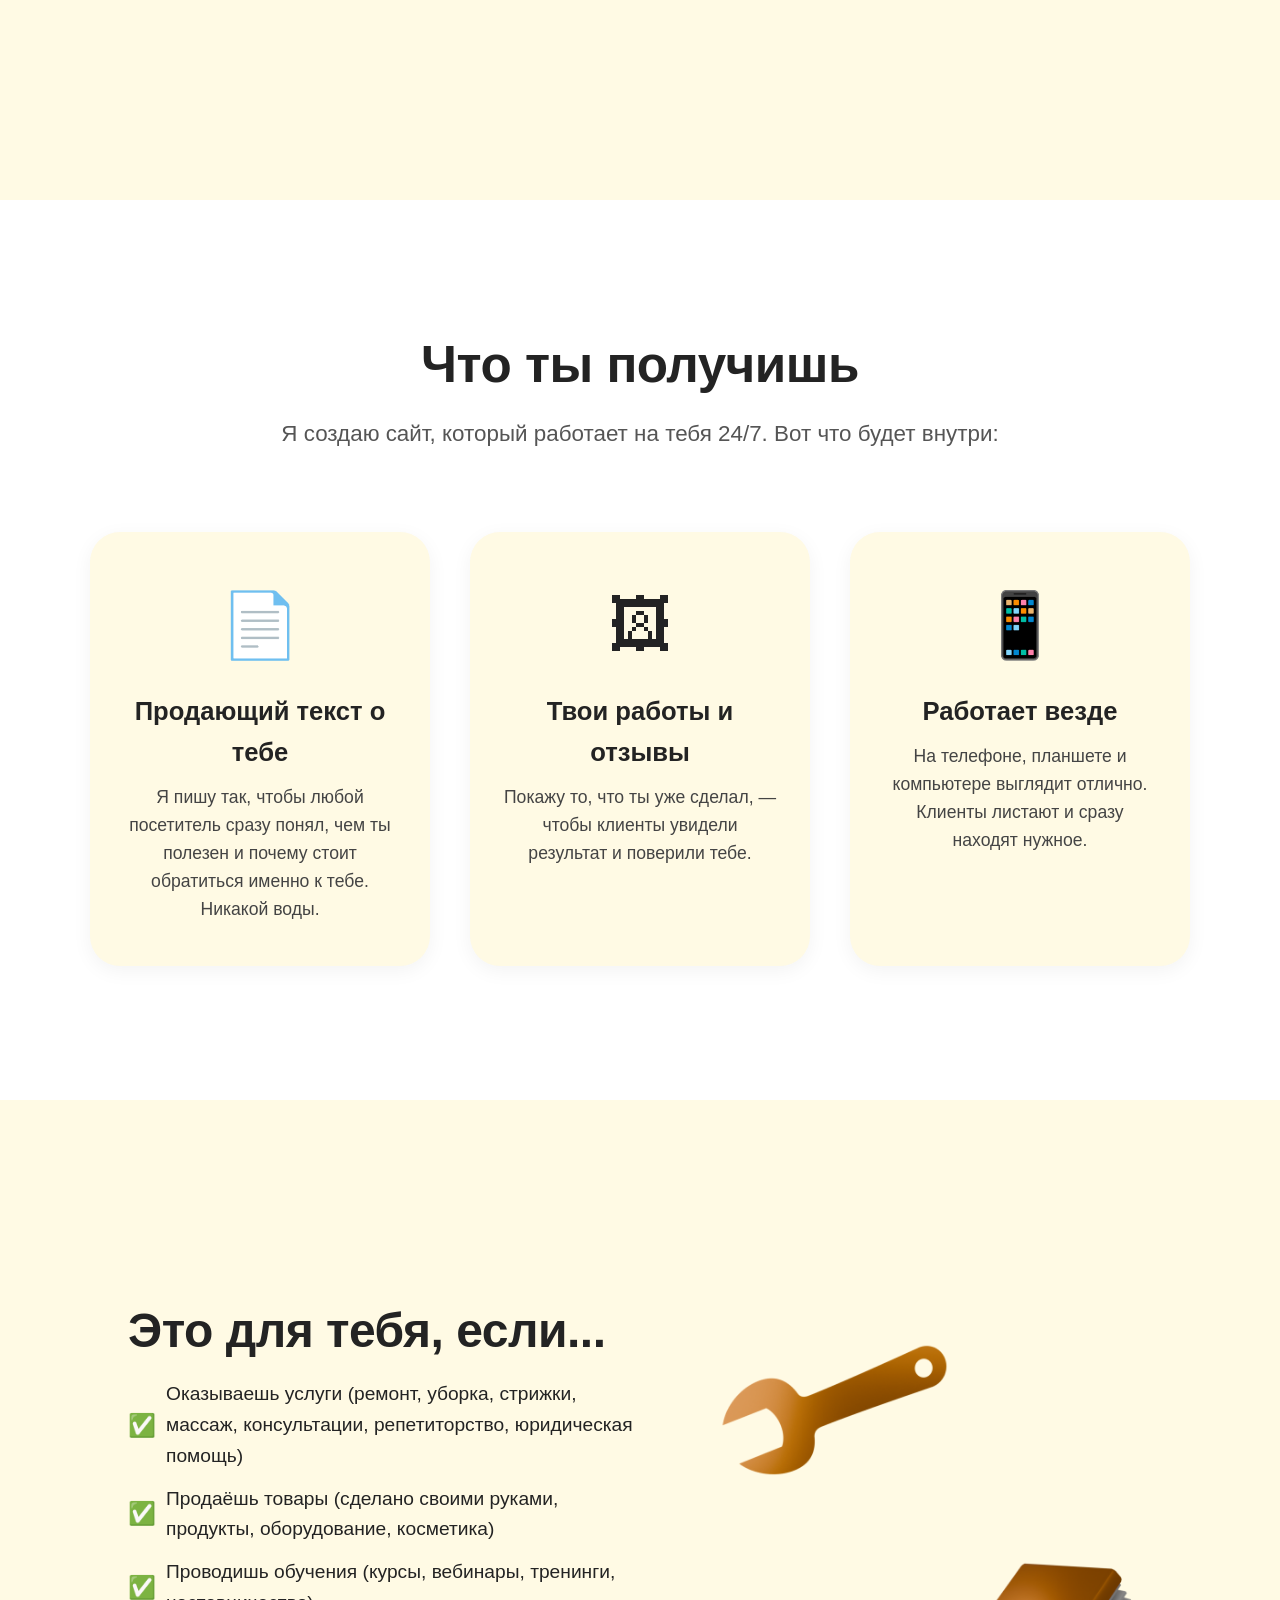
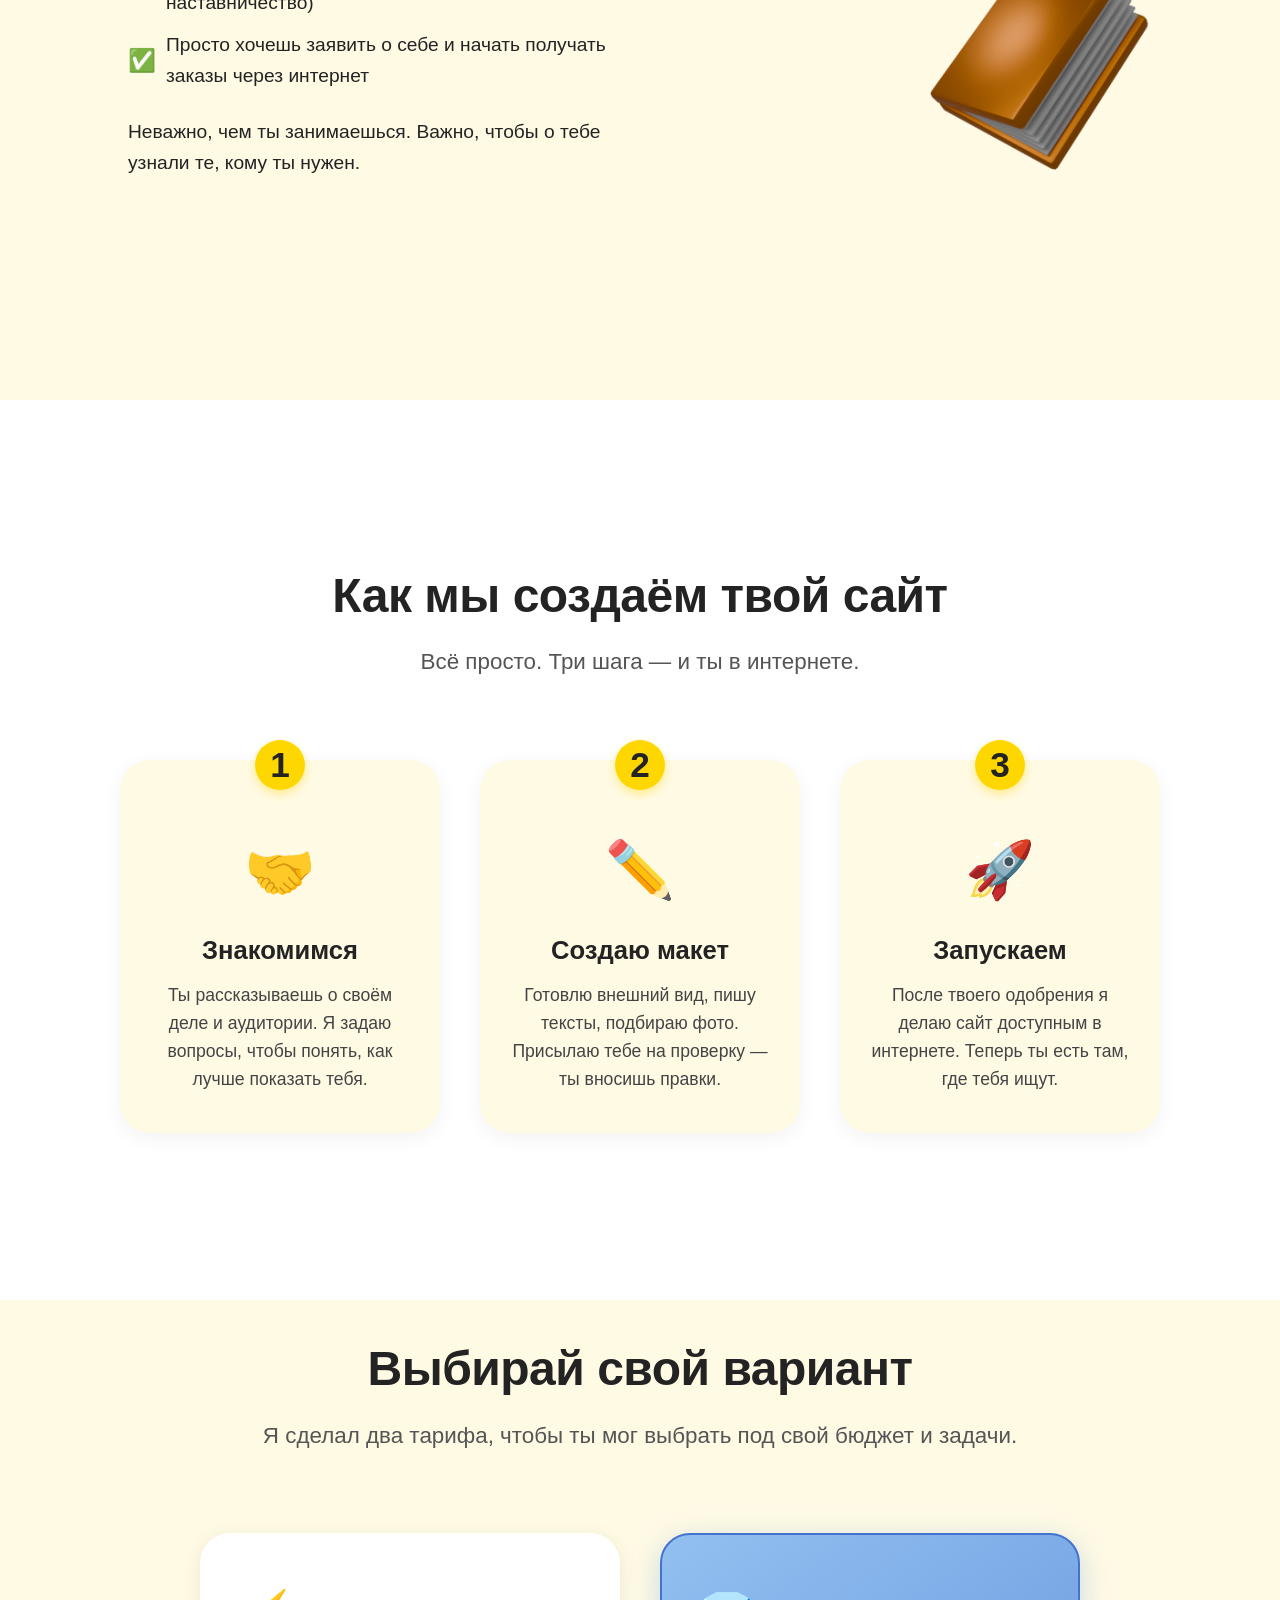
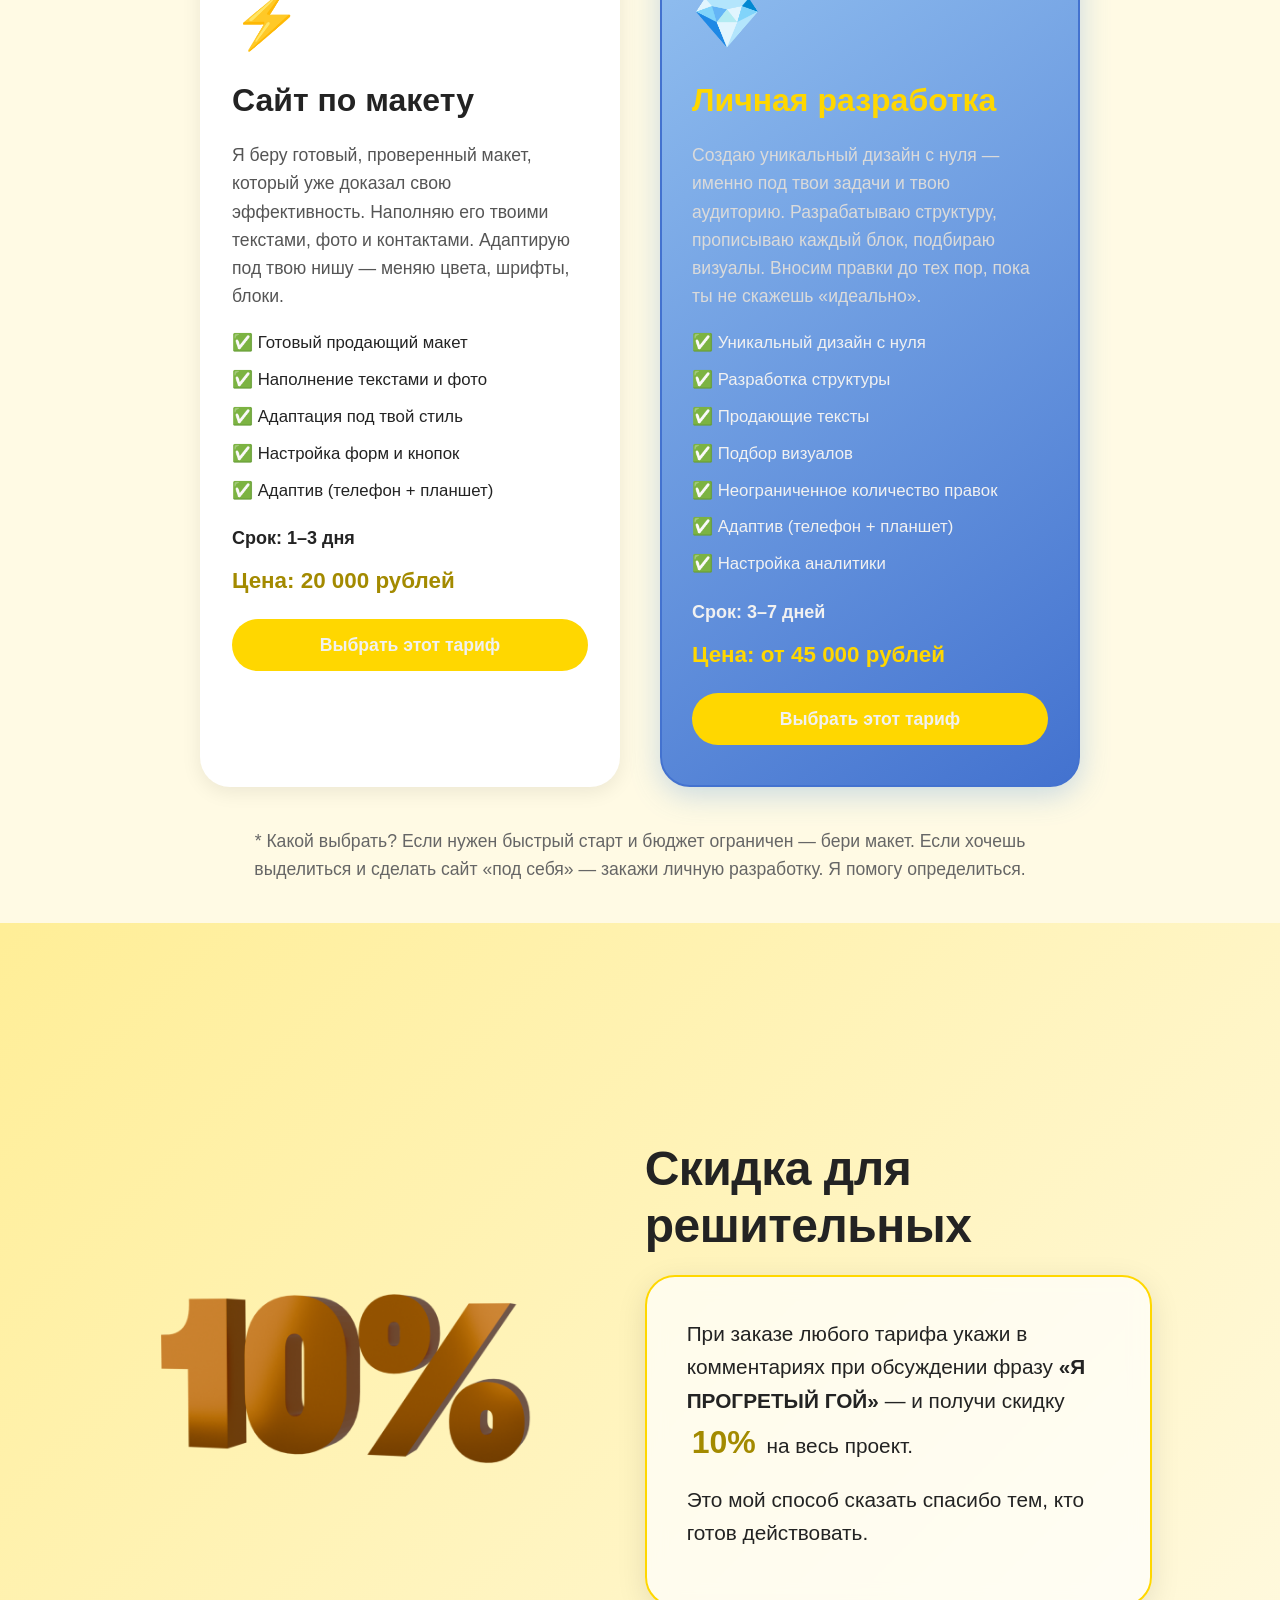
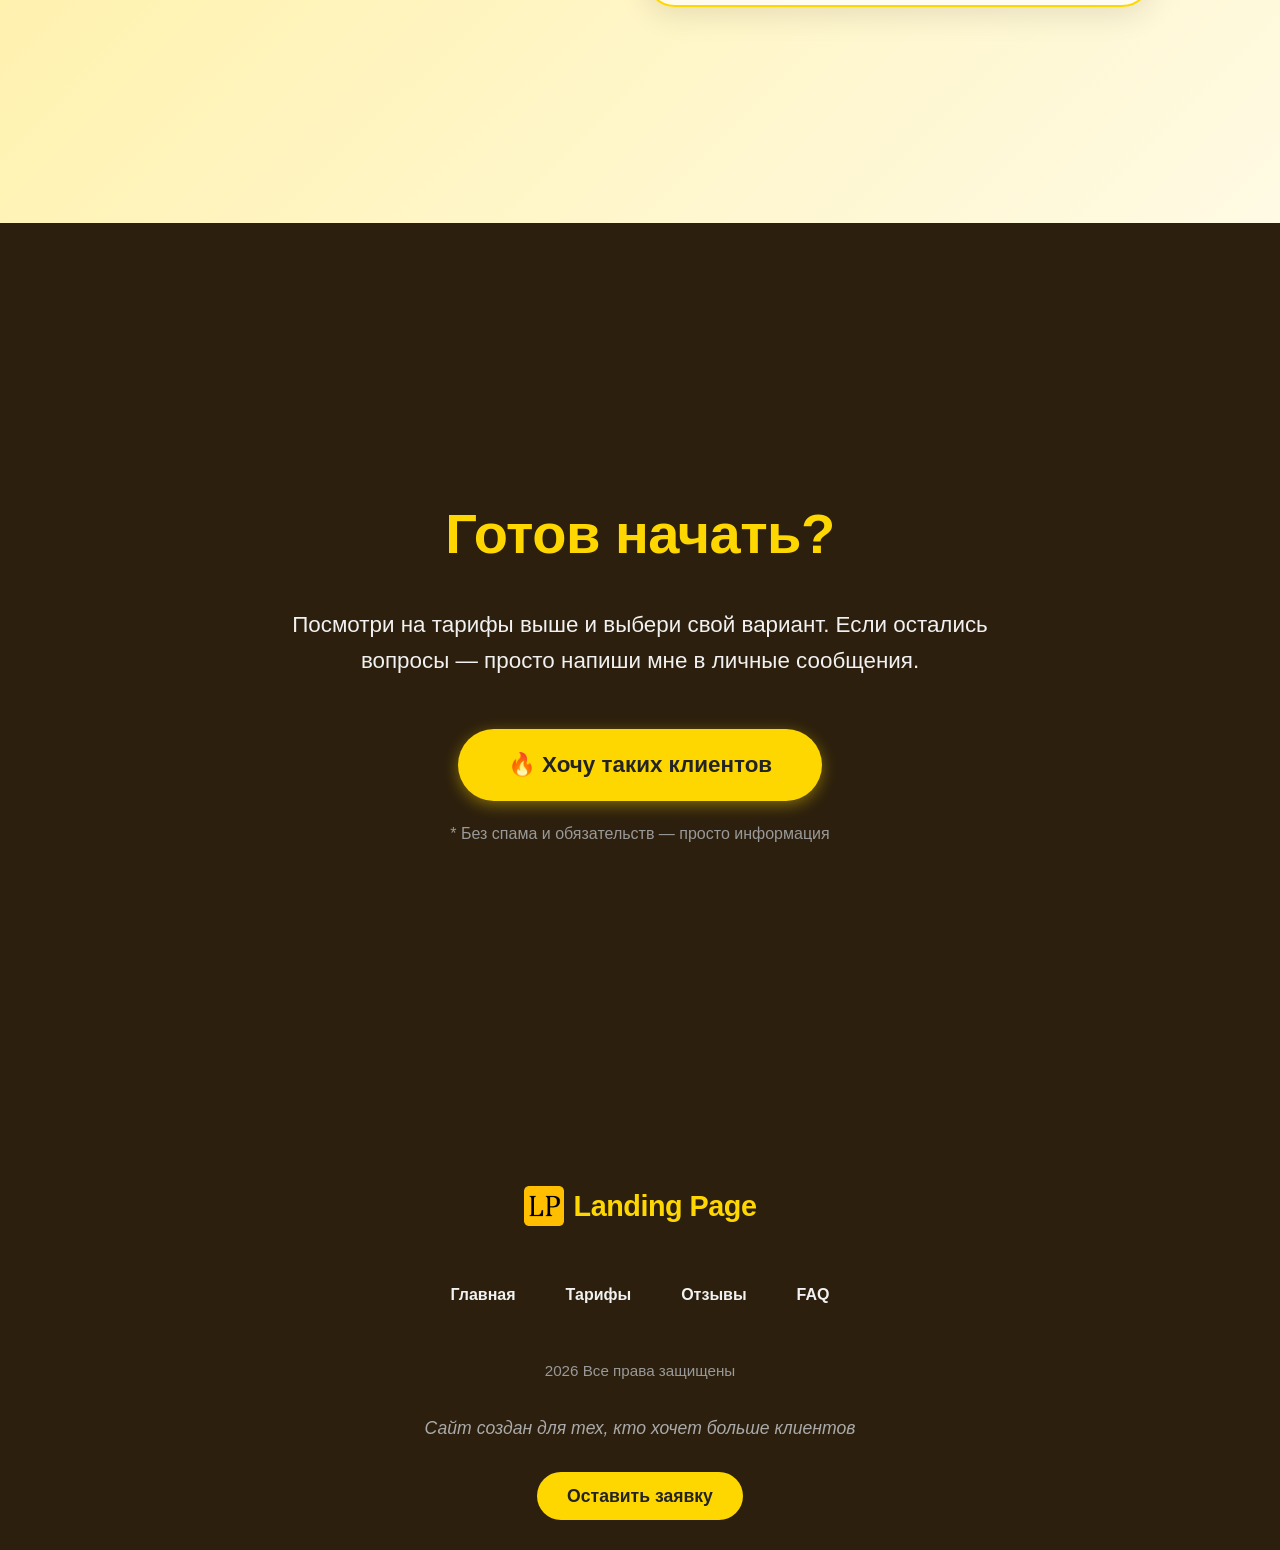
<file: LPMain.html>
<!DOCTYPE html>
<html lang="ru">
<head>
    <meta charset="UTF-8" />
    <meta name="viewport" content="width=device-width, initial-scale=1.0" />
    <title>Landing Page</title>
    <link rel="stylesheet" href="style.css">
    <!-- Здесь будут подключаться шрифты и стили -->
</head>
<body>

    <!-- ========== ШАПКА ========== -->
    <header class="header">
        <div class="header__container">
            <!-- Логотип -->
            <div class="header__logo">
                <img src="assets/logo.png" alt="Логотип Прогрев GOY" class="logo-img" />
                <span class="logo-text">Landing Page</span>
            </div>

            <!-- Навигация -->
            <nav class="header__nav">
                <ul class="nav-list">
                    <li><a href="#" class="nav-link active">Главная</a></li>
                    <li><a href="#tariffs" class="nav-link">Тарифы</a></li>
                    <li><a href="err.html" class="nav-link">Отзывы</a></li>
                    <li><a href="FAQ.html" class="nav-link">FAQ</a></li>
                </ul>
            </nav>

            <!-- Кнопка в шапке (якорь на тарифы) -->
            <a href="#tariffs" class="btn btn--header">Оставить заявку</a>
        </div>
    </header>

    <!-- ========== ОСНОВНОЕ СОДЕРЖИМОЕ ========== -->
    <main>

        <!-- БЛОК 1. ПЕРВЫЙ ЭКРАН (HERO) – картинка справа -->
        <section class="hero block block--image-right">
            <div class="block__content">
                <h1 class="hero__title">
                    Хочешь прогреть гоя?<br>
                    <span class="highlight">Я тебе помогу!</span>
                </h1>
                <p class="hero__description">
                    У тебя есть дело — услуги, товары, знания. Но люди проходят мимо, потому что тебя нет там, где они ищут. Я создаю для тебя страницу, которая сама рассказывает о тебе, убеждает и приводит клиентов. Даже если у тебя никогда не было сайта.
                </p>
                <a href="#tariffs" class="btn btn--primary">🔥 Хочу таких клиентов</a>
                <p class="hero__footnote">* Узнай, как я могу помочь твоему бизнесу</p>
            </div>
            <div class="block__image">
                <img src="assets/Gradus.png" alt="Прогрев клиентов" />
            </div>
        </section>

        <!-- БЛОК 2. БОЛЬ (ПРОБЛЕМА) – картинка слева -->
        <section class="problem block block--image-left">
            <div class="block__image">
                <img src="assets/downgr.png" alt="Потеря клиентов" />
            </div>
            <div class="block__content">
                <h2 class="block__title">Ты теряешь клиентов каждый день</h2>
                <p class="block__text">
                    Ты классно делаешь своё дело. Но люди сейчас ищут услуги в интернете. Если тебя там нет — тебя будто не существует.
                </p>
                <p class="block__text">
                    Даже если ты лучший специалист, клиенты уходят к тем, у кого есть страница с фото, описанием и отзывами. Ты теряешь деньги не потому, что плохо работаешь, а потому, что о тебе никто не знает.
                </p>
            </div>
        </section>

        <!-- БЛОК 3. ЧТО ТЫ ПОЛУЧИШЬ (ЦЕННОСТЬ) – карточек, без картинок -->
        <section class="value">
            <div class="value__header">
                <h2 class="block__title">Что ты получишь</h2>
                <p class="block__subtitle">Я создаю сайт, который работает на тебя 24/7. Вот что будет внутри:</p>
            </div>
            <div class="value__cards">
                <article class="value-card">
                    <div class="value-card__icon">📄</div>
                    <h3 class="value-card__title">Продающий текст о тебе</h3>
                    <p class="value-card__text">Я пишу так, чтобы любой посетитель сразу понял, чем ты полезен и почему стоит обратиться именно к тебе. Никакой воды.</p>
                </article>
                <article class="value-card">
                    <div class="value-card__icon">🖼</div>
                    <h3 class="value-card__title">Твои работы и отзывы</h3>
                    <p class="value-card__text">Покажу то, что ты уже сделал, — чтобы клиенты увидели результат и поверили тебе.</p>
                </article>
                <article class="value-card">
                    <div class="value-card__icon">📱</div>
                    <h3 class="value-card__title">Работает везде</h3>
                    <p class="value-card__text">На телефоне, планшете и компьютере выглядит отлично. Клиенты листают и сразу находят нужное.</p>
                </article>
            </div>
        </section>

        <!-- БЛОК 4. КОМУ ПОДХОДИТ – картинка справа -->
        <section class="audience block block--image-right">
            <div class="block__content">
                <h2 class="block__title">Это для тебя, если...</h2>
                <ul class="audience__list">
                    <li> Оказываешь услуги (ремонт, уборка, стрижки, массаж, консультации, репетиторство, юридическая помощь)</li>
                    <li> Продаёшь товары (сделано своими руками, продукты, оборудование, косметика)</li>
                    <li> Проводишь обучения (курсы, вебинары, тренинги, наставничество)</li>
                    <li> Просто хочешь заявить о себе и начать получать заказы через интернет</li>
                </ul>
                <p class="block__text">Неважно, чем ты занимаешься. Важно, чтобы о тебе узнали те, кому ты нужен.</p>
            </div>
            <div class="block__image">
                <img src="assets/tools.png" alt="Разные профессии" />
            </div>
        </section>

        <!-- БЛОК 5. КАК Я ЭТО ДЕЛАЮ (ПРОЦЕСС) – без большой картинки, только иконки -->
        <section class="process">
            <div class="process__header">
                <h2 class="block__title">Как мы создаём твой сайт</h2>
                <p class="block__subtitle">Всё просто. Три шага — и ты в интернете.</p>
            </div>
            <div class="process__steps">
                <article class="step">
                    <div class="step__number">1</div>
                    <div class="step__icon">🤝</div>
                    <h3 class="step__title">Знакомимся</h3>
                    <p class="step__text">Ты рассказываешь о своём деле и аудитории. Я задаю вопросы, чтобы понять, как лучше показать тебя.</p>
                </article>
                <article class="step">
                    <div class="step__number">2</div>
                    <div class="step__icon">✏️</div>
                    <h3 class="step__title">Создаю макет</h3>
                    <p class="step__text">Готовлю внешний вид, пишу тексты, подбираю фото. Присылаю тебе на проверку — ты вносишь правки.</p>
                </article>
                <article class="step">
                    <div class="step__number">3</div>
                    <div class="step__icon">🚀</div>
                    <h3 class="step__title">Запускаем</h3>
                    <p class="step__text">После твоего одобрения я делаю сайт доступным в интернете. Теперь ты есть там, где тебя ищут.</p>
                </article>
            </div>
        </section>

        <!-- БЛОК 6. ДВА ТАРИФА – содержит карточки, без больших картинок -->
        <section class="tariffs" id="tariffs">
            <div class="tariffs__header">
                <h2 class="block__title">Выбирай свой вариант</h2>
                <p class="block__subtitle">Я сделал два тарифа, чтобы ты мог выбрать под свой бюджет и задачи.</p>
            </div>
            <div class="tariffs__cards">
                <!-- Тариф 1 -->
                <article class="tariff-card">
                    <div class="tariff-card__icon">⚡</div>
                    <h3 class="tariff-card__title">Сайт по макету</h3>
                    <p class="tariff-card__description">Я беру готовый, проверенный макет, который уже доказал свою эффективность. Наполняю его твоими текстами, фото и контактами. Адаптирую под твою нишу — меняю цвета, шрифты, блоки.</p>
                    <ul class="tariff-card__features">
                        <li>✅ Готовый продающий макет</li>
                        <li>✅ Наполнение текстами и фото</li>
                        <li>✅ Адаптация под твой стиль</li>
                        <li>✅ Настройка форм и кнопок</li>
                        <li>✅ Адаптив (телефон + планшет)</li>
                    </ul>
                    <p class="tariff-card__duration">Срок: 1–3 дня</p>
                    <p class="tariff-card__price">Цена: 20 000 рублей</p>
                    <a href="https://telegram.me/tvoy_razrab" class="btn btn--secondary">Выбрать этот тариф</a>
                </article>

                <!-- Тариф 2 -->
                <article class="tariff-card tariff-card--premium">
                    <div class="tariff-card__icon">💎</div>
                    <h3 class="tariff-card__title">Личная разработка</h3>
                    <p class="tariff-card__description">Создаю уникальный дизайн с нуля — именно под твои задачи и твою аудиторию. Разрабатываю структуру, прописываю каждый блок, подбираю визуалы. Вносим правки до тех пор, пока ты не скажешь «идеально».</p>
                    <ul class="tariff-card__features">
                        <li>✅ Уникальный дизайн с нуля</li>
                        <li>✅ Разработка структуры</li>
                        <li>✅ Продающие тексты</li>
                        <li>✅ Подбор визуалов</li>
                        <li>✅ Неограниченное количество правок</li>
                        <li>✅ Адаптив (телефон + планшет)</li>
                        <li>✅ Настройка аналитики</li>
                    </ul>
                    <p class="tariff-card__duration">Срок: 3–7 дней</p>
                    <p class="tariff-card__price">Цена: от 45 000 рублей</p>
                    <a href="https://telegram.me/tvoy_razrab" class="btn btn--secondary">Выбрать этот тариф</a>
                </article>
            </div>
            <p class="tariffs__footnote">* Какой выбрать? Если нужен быстрый старт и бюджет ограничен — бери макет. Если хочешь выделиться и сделать сайт «под себя» — закажи личную разработку. Я помогу определиться.</p>
        </section>

        <!-- БЛОК 7. ОФФЕР + СКИДКА – картинка слева -->
        <section class="offer block block--image-left">
            <div class="block__image">
                <img src="assets/10.png" alt="Скидка 10%" />
            </div>
            <div class="block__content offer__content">
                <h2 class="block__title">Скидка для решительных</h2>
                <div class="offer__box">
                    <p>При заказе любого тарифа укажи в комментариях при обсуждении фразу <strong>«Я ПРОГРЕТЫЙ ГОЙ»</strong> — и получи скидку <span class="offer__percent">10%</span> на весь проект.</p>
                    <p>Это мой способ сказать спасибо тем, кто готов действовать.</p>
                </div>
            </div>
        </section>

        <!-- БЛОК 8. ФИНАЛЬНЫЙ ПРИЗЫВ (CTA) – без большой картинки -->
        <section class="cta">
            <h2 class="block__title">Готов начать?</h2>
            <p class="block__subtitle">Посмотри на тарифы выше и выбери свой вариант. Если остались вопросы — просто напиши мне в личные сообщения.</p>
            <a href="#tariffs" class="btn btn--primary btn--large">🔥 Хочу таких клиентов</a>
            <p class="cta__footnote">* Без спама и обязательств — просто информация</p>
        </section>

    </main>

    <!-- ========== ПОДВАЛ ========== -->
    <footer class="footer">
        <div class="footer__container">
            <div class="footer__logo">
                <img src="assets/logo.png" alt="Логотип Прогрев GOY" class="logo-img" />
                <span class="logo-text">Landing Page</span>
            </div>

            <nav class="footer__nav">
                <ul class="nav-list">
                    <li><a href="#" class="nav-link">Главная</a></li>
                    <li><a href="#tariffs" class="nav-link">Тарифы</a></li>
                    <li><a href="err.html" class="nav-link">Отзывы</a></li>
                    <li><a href="FAQ.html" class="nav-link">FAQ</a></li>
                </ul>
            </nav>

            <div class="footer__legal">
                <p>2026 Все права защищены</p>
            </div>

            <p class="footer__slogan">Сайт создан для тех, кто хочет больше клиентов</p>

            <a href="#tariffs" class="btn btn--footer">Оставить заявку</a>
        </div>
    </footer>

</body>
</html>
</file>
<file: style.css>
/* ========== ПЕРЕМЕННЫЕ И БАЗОВЫЕ СБРОСЫ ========== */
:root {
    /* Основной акцент */
    --yellow: #FFD700;
    /* Светлые оттенки жёлтого */
    --yellow-light1: #FFE55C;
    --yellow-light2: #FFEE97;
    /* Тёмные оттенки жёлтого */
    --yellow-dark1: #A38A00;
    --yellow-dark2: #685800;

    --diamond1: #92c0f0;  /* яркий голубой (блеск) */
    --diamond2: #4372cf;
    /* Фоны */
    --bg-light: #FFFAE4;
    --bg-dark: #2C1F0D;
    /* Цвета текста */
    --text-light: #232323;
    --text-dark: #f1f1f1;
    /* Шрифты */
    --font-heading: 'Montserrat', sans-serif;
    --font-body: 'Inter', sans-serif;
    /* Размеры */
    --header-height: 70px;
    --section-padding: 40px 20px;
}

* {
    margin: 0;
    padding: 0;
    box-sizing: border-box;
}

html {
    scroll-behavior: smooth;
}

body {
    font-family: var(--font-body);
    background-color: var(--bg-light);
    color: var(--text-light);
    line-height: 1.6;
    font-size: 18px; /* Базовый размер для текста */
}

img {
    display: block;
    max-width: 100%;
    height: auto;
}

a {
    text-decoration: none;
    color: inherit;
}

ul {
    list-style: none;
}

/* ========== ШАПКА ========== */
.header {
    position: fixed;
    top: 0;
    left: 0;
    width: 100%;
    height: var(--header-height);
    background-color: var(--bg-dark);
    z-index: 1000;
    display: flex;
    align-items: center;
    padding: 0 30px;
    box-shadow: 0 2px 10px rgba(0,0,0,0.3);
}

.header__container {
    display: flex;
    justify-content: space-between;
    align-items: center;
    width: 100%;
    max-width: 1200px;
    margin: 0 auto;
}

.header__logo {
    display: flex;
    align-items: center;
    gap: 10px;
}

.logo-img {
    height: 40px;
    width: auto;
}

.logo-text {
    font-family: var(--font-heading);
    font-weight: 900;
    font-size: 1.8rem;
    color: var(--yellow);
    letter-spacing: -0.5px;
}

.header__nav .nav-list {
    display: flex;
    gap: 30px;
}

.nav-link {
    color: var(--text-dark);
    font-weight: 600;
    font-size: 1.1rem;
    padding: 0 10px;
    height: var(--header-height);
    display: flex;
    align-items: center;
    transition: background 0.3s, color 0.3s;
}

.nav-link:hover {
    background-color: rgba(255, 215, 0, 0.15);
    color: var(--yellow);
}

.nav-link.active {
    background-color: var(--bg-light);
    color: var(--text-light);
}

.nav-link.active:hover {
    background-color: var(--yellow-light1);
}

.btn {
    display: inline-block;
    font-weight: 700;
    padding: 12px 30px;
    border-radius: 50px;
    font-size: 1.1rem;
    text-align: center;
    cursor: pointer;
    transition: all 0.3s ease;
    border: none;
    font-family: var(--font-body);
}

.btn--header {
    background-color: var(--yellow);
    color: var(--text-light);
    padding: 8px 24px;
    font-size: 1rem;
}

.btn--header:hover {
    background-color: var(--yellow-dark1);
    transform: scale(1.05);
}

.btn--primary {
    background-color: var(--yellow);
    color: var(--text-light);
    box-shadow: 0 4px 15px rgba(255, 215, 0, 0.4);
}

.btn--primary:hover {
    background-color: var(--yellow-dark1);
    transform: translateY(-3px) scale(1.02);
    box-shadow: 0 8px 25px rgba(255, 215, 0, 0.6);
}

.btn--secondary {
    background-color: var(--yellow);
    color: var(--text-dark);
}

.btn--secondary:hover {
    background-color: var(--yellow-dark1);
    color: var(--bg-light);
    transform: translateY(-3px);
}

.btn--large {
    padding: 18px 50px;
    font-size: 1.4rem;
}

.btn--footer {
    background-color: var(--yellow);
    color: var(--text-light);
    padding: 10px 30px;
}

.btn--footer:hover {
    background-color: var(--yellow-dark1);
    transform: scale(1.05);
}

/* ========== ОБЩИЕ СТИЛИ ДЛЯ СЕКЦИЙ ========== */
section {
    min-height: 100vh;
    display: flex;
    align-items: center;
    padding: var(--section-padding);
    scroll-margin-top: var(--header-height);
}

.block {
    display: flex;
    align-items: center;
    gap: 60px;
    max-width: 100%;
    margin: 0 auto;
    padding-left: 10%;
    padding-right: 10%;
    width: 100%;
}

.block--image-left .block__image {
    order: 0;
}
.block--image-right .block__image {
    order: 1;
}

.block__image {
    flex: 1 1 45%;
    max-width: 45%;
}

.block__image img {
    width: 100%;
    height: auto;
    border-radius: 20px;
}

.block__content {
    flex: 1 1 50%;
}

.block__title {
    font-family: var(--font-heading);
    font-weight: 800;
    font-size: 3rem;
    line-height: 1.2;
    margin-bottom: 20px;
    letter-spacing: -0.5px;
}

.block__subtitle {
    font-size: 1.4rem;
    font-weight: 400;
    color: #555;
    margin-bottom: 30px;
}

.block__text {
    font-size: 1.2rem;
    margin-bottom: 20px;
    color: var(--text-light);
}

.highlight {
    color: var(--yellow);
}

/* ========== БЛОК 1. HERO ========== */
.hero {
    background: linear-gradient(135deg, var(--bg-light) 0%, var(--yellow-light2) 100%);
}

.hero__title {
    font-family: var(--font-heading);
    font-weight: 900;
    font-size: 3rem;
    line-height: 1.1;
    margin-bottom: 10px;
}

.hero__subtitle {
    font-size: 1rem;
    color: #666;
    margin-bottom: 25px;
    font-weight: 500;
}

.hero__description {
    font-size: 1.3rem;
    margin-bottom: 30px;
    max-width: 600px;
}

.hero__footnote {
    margin-top: 15px;
    font-size: 0.95rem;
    color: #777;
}

/* ========== БЛОК 2. ПРОБЛЕМА ========== */
.problem {
    background-color: var(--bg-light);
}

/* ========== БЛОК 3. ЦЕННОСТЬ ========== */
.value {
    background-color: #fff;
    flex-direction: column;
    justify-content: center;
}

.value__header {
    text-align: center;
    margin-bottom: 50px;
}

.value__header .block__title {
    font-size: 3.2rem;
}

.value__cards {
    display: flex;
    gap: 40px;
    flex-wrap: wrap;
    justify-content: center;
    max-width: 1100px;
    margin: 0 auto;
}

.value-card {
    background: var(--bg-light);
    padding: 40px 30px;
    border-radius: 30px;
    flex: 1 1 280px;
    max-width: 340px;
    text-align: center;
    box-shadow: 0 5px 20px rgba(0,0,0,0.05);
    transition: transform 0.3s, box-shadow 0.3s;
    border: 2px solid transparent;
}

.value-card:hover {
    transform: translateY(-10px);
    box-shadow: 0 15px 40px rgba(0,0,0,0.1);
    border-color: var(--yellow);
}

.value-card__icon {
    font-size: 4rem;
    margin-bottom: 15px;
}

.value-card__title {
    font-family: var(--font-heading);
    font-weight: 700;
    font-size: 1.6rem;
    margin-bottom: 10px;
}

.value-card__text {
    font-size: 1.1rem;
    color: #444;
}

/* ========== БЛОК 4. АУДИТОРИЯ ========== */
.audience {
    background-color: var(--bg-light);
}

.audience__list {
    font-size: 1.2rem;
    margin-bottom: 25px;
    display: flex;
    flex-direction: column;
    gap: 12px;
}

.audience__list li {
    display: flex;
    align-items: center;
    gap: 10px;
}

.audience__list li::before {
    content: "✅";
    font-size: 1.4rem;
}

/* ========== БЛОК 5. ПРОЦЕСС ========== */
.process {
    background-color: #fff;
    flex-direction: column;
    justify-content: center;
}

.process__header {
    text-align: center;
    margin-bottom: 50px;
}

.process__steps {
    display: flex;
    gap: 40px;
    flex-wrap: wrap;
    justify-content: center;
    max-width: 1100px;
    margin: 0 auto;
}

.step {
    background: var(--bg-light);
    padding: 40px 30px;
    border-radius: 30px;
    flex: 1 1 260px;
    max-width: 320px;
    text-align: center;
    position: relative;
    transition: transform 0.3s, box-shadow 0.3s;
    box-shadow: 0 5px 20px rgba(0,0,0,0.05);
}

.step:hover {
    transform: translateY(-8px) scale(1.02);
    box-shadow: 0 15px 40px rgba(0,0,0,0.1);
}

.step__number {
    position: absolute;
    top: -20px;
    left: 50%;
    transform: translateX(-50%);
    background: var(--yellow);
    color: var(--text-light);
    font-family: var(--font-heading);
    font-weight: 900;
    font-size: 2.2rem;
    width: 50px;
    height: 50px;
    border-radius: 50%;
    display: flex;
    align-items: center;
    justify-content: center;
    box-shadow: 0 4px 10px rgba(255, 215, 0, 0.4);
}

.step__icon {
    font-size: 3.5rem;
    margin: 25px 0 15px;
}

.step__title {
    font-family: var(--font-heading);
    font-weight: 700;
    font-size: 1.6rem;
    margin-bottom: 10px;
}

.step__text {
    font-size: 1.1rem;
    color: #444;
}

/* ========== БЛОК 6. ТАРИФЫ ========== */
.tariffs {
    background-color: var(--bg-light);
    flex-direction: column;
    justify-content: center;
}

.tariffs__header {
    text-align: center;
    margin-bottom: 50px;
}

.tariffs__cards {
    display: flex;
    gap: 40px;
    flex-wrap: wrap;
    justify-content: center;
    max-width: 1100px;
    margin: 0 auto;
}

.tariff-card {
    background: #fff;
    padding: 40px 30px;
    border-radius: 30px;
    flex: 1 1 300px;
    max-width: 420px;
    box-shadow: 0 5px 20px rgba(0,0,0,0.08);
    transition: transform 0.4s, box-shadow 0.4s;
    border: 2px solid transparent;
    position: relative;
}

.tariff-card:hover {
    transform: translateY(-15px);
    box-shadow: 0 20px 60px rgba(0,0,0,0.12);
    border-color: var(--yellow);
}

.tariff-card--premium {
    background: linear-gradient(145deg, var(--diamond1), var(--diamond2));
    color: var(--text-dark);
    border: 2px solid var(--diamond2);
    box-shadow: 0 8px 30px rgba(74, 144, 217, 0.3);
}

.tariff-card--premium .tariff-card__title {
    color: var(--yellow);
}

.tariff-card--premium .tariff-card__features li {
    color: var(--text-dark);
}

.tariff-card--premium .tariff-card__price {
    color: var(--yellow);
}

.tariff-card__icon {
    font-size: 3.5rem;
    margin-bottom: 10px;
}

.tariff-card__title {
    font-family: var(--font-heading);
    font-weight: 800;
    font-size: 2rem;
    margin-bottom: 15px;
}

.tariff-card__description {
    font-size: 1.1rem;
    margin-bottom: 20px;
    color: #555;
}

.tariff-card--premium .tariff-card__description {
    color: #dadada;
}

.tariff-card__features {
    margin: 20px 0;
    font-size: 1.05rem;
    display: flex;
    flex-direction: column;
    gap: 10px;
}

.tariff-card__features li {
    display: flex;
    align-items: center;
    gap: 8px;
}

.tariff-card__duration {
    font-weight: 600;
    margin: 10px 0 5px;
}

.tariff-card__price {
    font-weight: 800;
    font-size: 1.4rem;
    color: var(--yellow-dark1);
    margin: 10px 0 20px;
}

.tariff-card .btn {
    width: 100%;
}

.tariffs__footnote {
    margin-top: 40px;
    text-align: center;
    font-size: 1.1rem;
    color: #666;
    max-width: 800px;
}

/* ========== БЛОК 7. ОФФЕР ========== */
.offer {
    background: linear-gradient(135deg, var(--yellow-light2) 0%, var(--bg-light) 100%);
}

.offer__box {
    background: rgba(255, 255, 255, 0.7);
    backdrop-filter: blur(10px);
    padding: 40px;
    border-radius: 30px;
    border: 2px solid var(--yellow);
    box-shadow: 0 8px 30px rgba(0,0,0,0.1);
}

.offer__box p {
    font-size: 1.3rem;
    margin-bottom: 15px;
}

.offer__percent {
    font-family: var(--font-heading);
    font-weight: 900;
    font-size: 2rem;
    color: var(--yellow-dark1);
    display: inline-block;
    margin: 0 5px;
}

.offer__limit {
    font-size: 1rem;
    color: #666;
    font-style: italic;
    margin-top: 10px;
}

/* ========== БЛОК 8. CTA ========== */
.cta {
    background-color: var(--bg-dark);
    color: var(--text-dark);
    flex-direction: column;
    text-align: center;
    justify-content: center;
    gap: 20px;
}

.cta .block__title {
    color: var(--yellow);
    font-size: 3.5rem;
}

.cta .block__subtitle {
    color: var(--text-dark);
    font-size: 1.4rem;
    max-width: 700px;
}

.cta__footnote {
    font-size: 1rem;
    color: #999;
}

/* ========== ПОДВАЛ ========== */
.footer {
    background-color: var(--bg-dark);
    color: var(--text-dark);
    padding: 60px 20px 30px;
}

.footer__container {
    max-width: 1200px;
    margin: 0 auto;
    display: flex;
    flex-direction: column;
    align-items: center;
    gap: 30px;
}

.footer__logo {
    display: flex;
    align-items: center;
    gap: 10px;
}

.footer__logo .logo-text {
    color: var(--yellow);
}

.footer__nav .nav-list {
    display: flex;
    gap: 30px;
    flex-wrap: wrap;
    justify-content: center;
}

.footer__nav .nav-link {
    color: var(--text-dark);
    font-size: 1rem;
    padding: 5px 10px;
}

.footer__nav .nav-link:hover {
    color: var(--yellow);
}

.footer__legal {
    display: flex;
    gap: 30px;
    font-size: 0.95rem;
    color: #999;
}

.footer__policy {
    color: var(--yellow);
    text-decoration: underline;
}

.footer__policy:hover {
    color: var(--yellow-light1);
}

.footer__slogan {
    font-size: 1.1rem;
    font-style: italic;
    color: #aaa;
}

.footer__ps {
    max-width: 700px;
    text-align: center;
    font-size: 1rem;
    color: #aaa;
    border-top: 1px solid #444;
    padding-top: 20px;
    margin-top: 10px;
}

.footer__ps strong {
    color: var(--yellow);
}

/* ========== АНИМАЦИИ ========== */
/* Плавное появление элементов при загрузке */
@keyframes fadeInUp {
    from {
        opacity: 0;
        transform: translateY(30px);
    }
    to {
        opacity: 1;
        transform: translateY(0);
    }
}

section {
    animation: fadeInUp 0.8s ease forwards;
}

/* Задержки для последовательного появления */
.hero {
    animation-delay: 0.1s;
}
.problem {
    animation-delay: 0.2s;
}
.value {
    animation-delay: 0.3s;
}
.audience {
    animation-delay: 0.4s;
}
.process {
    animation-delay: 0.5s;
}
.tariffs {
    animation-delay: 0.6s;
}
.offer {
    animation-delay: 0.7s;
}
.cta {
    animation-delay: 0.8s;
}

/* Анимация для кнопок пульсации на главной */
@keyframes pulse {
    0% { box-shadow: 0 0 0 0 rgba(255, 215, 0, 0.5); }
    70% { box-shadow: 0 0 0 15px rgba(255, 215, 0, 0); }
    100% { box-shadow: 0 0 0 0 rgba(255, 215, 0, 0); }
}

.btn--primary {
    animation: pulse 2s infinite;
}

/* ========== АДАПТИВНОСТЬ ========== */
@media (max-width: 992px) {
    .block {
        gap: 40px;
    }
    .block__title {
        font-size: 2.6rem;
    }
    .hero__title {
        font-size: 3.2rem;
    }
    .tariff-card {
        flex: 1 1 280px;
    }
}

@media (max-width: 768px) {
    .header {
        padding: 0 15px;
    }
    .header__nav {
        display: none; /* Для мобильного меню нужен бургер, но в задании не просили – можно оставить или сделать бургер позже */
    }
    .header__container {
        flex-wrap: wrap;
        justify-content: space-between;
    }
    /* Для простоты пока скрываем навигацию на мобилках, можно добавить бургер */
    .btn--header {
        padding: 6px 16px;
        font-size: 0.9rem;
    }
    .block {
        flex-direction: column;
        gap: 30px;
        text-align: center;
    }
    .block--image-left .block__image,
    .block--image-right .block__image {
        order: 0;
        max-width: 80%;
        margin: 0 auto;
    }
    .block__image {
        max-width: 80%;
    }
    .block__content {
        width: 100%;
    }
    .block__title {
        font-size: 2.2rem;
    }
    .hero__title {
        font-size: 2.8rem;
    }
    .hero__description {
        font-size: 1.1rem;
    }
    .value__cards {
        flex-direction: column;
        align-items: center;
    }
    .value-card {
        max-width: 100%;
    }
    .tariffs__cards {
        flex-direction: column;
        align-items: center;
    }
    .tariff-card {
        max-width: 100%;
    }
    .process__steps {
        flex-direction: column;
        align-items: center;
    }
    .step {
        max-width: 100%;
    }
    .offer__box {
        padding: 20px;
    }
    .offer__percent {
        font-size: 2.8rem;
    }
    .cta .block__title {
        font-size: 2.8rem;
    }
    .footer__nav .nav-list {
        flex-direction: column;
        align-items: center;
        gap: 15px;
    }
    .footer__legal {
        flex-direction: column;
        align-items: center;
        gap: 10px;
    }
}

@media (max-width: 480px) {
    .block__title {
        font-size: 1.8rem;
    }
    .hero__title {
        font-size: 2.2rem;
    }
    .btn {
        padding: 10px 20px;
        font-size: 1rem;
    }
    .btn--large {
        padding: 14px 30px;
        font-size: 1.2rem;
    }
    .step__number {
        width: 40px;
        height: 40px;
        font-size: 1.8rem;
        top: -15px;
    }
}
/* ===== СТИЛИ ДЛЯ АККОРДЕОНА (FAQ) ===== */
.faq-list {
    display: flex;
    flex-direction: column;
    gap: 12px;
}

.faq-item {
    background-color: var(--bg-light);
    border-radius: 16px;
    overflow: hidden;
    border: 2px solid transparent;
    transition: border-color 0.3s, box-shadow 0.3s;
}

.faq-item:hover {
    border-color: var(--yellow);
    box-shadow: 0 4px 20px rgba(0,0,0,0.06);
}

.faq-item__question {
    padding: 20px 25px;
    font-family: var(--font-heading);
    font-weight: 700;
    font-size: 1.2rem;
    cursor: pointer;
    list-style: none;
    display: flex;
    justify-content: space-between;
    align-items: center;
    transition: background 0.3s;
    user-select: none;
    color: var(--text-light);
}

.faq-item__question::-webkit-details-marker {
    display: none;
}

.faq-item__question::after {
    content: "+";
    font-size: 1.8rem;
    font-weight: 300;
    color: var(--yellow);
    transition: transform 0.3s;
    flex-shrink: 0;
    margin-left: 20px;
}

.faq-item[open] .faq-item__question::after {
    transform: rotate(45deg);
}

.faq-item__question:hover {
    background-color: rgba(255, 215, 0, 0.08);
}

.faq-item__answer {
    padding: 0 25px 25px;
    font-size: 1.1rem;
    color: #444;
    line-height: 1.7;
}

.faq-item__answer ul {
    list-style: disc;
    padding-left: 25px;
    margin: 10px 0;
}

.faq-item__answer ul li {
    margin-bottom: 5px;
}

.faq-item__answer strong {
    color: var(--yellow-dark1);
}

/* Адаптив для FAQ */
@media (max-width: 768px) {
    .faq-item__question {
        font-size: 1.05rem;
        padding: 16px 20px;
    }
    .faq-item__answer {
        font-size: 1rem;
        padding: 0 20px 20px;
    }
}

@media (max-width: 480px) {
    .faq-item__question {
        font-size: 0.95rem;
        padding: 14px 16px;
    }
    .faq-item__answer {
        font-size: 0.95rem;
        padding: 0 16px 16px;
    }
}
</file>
